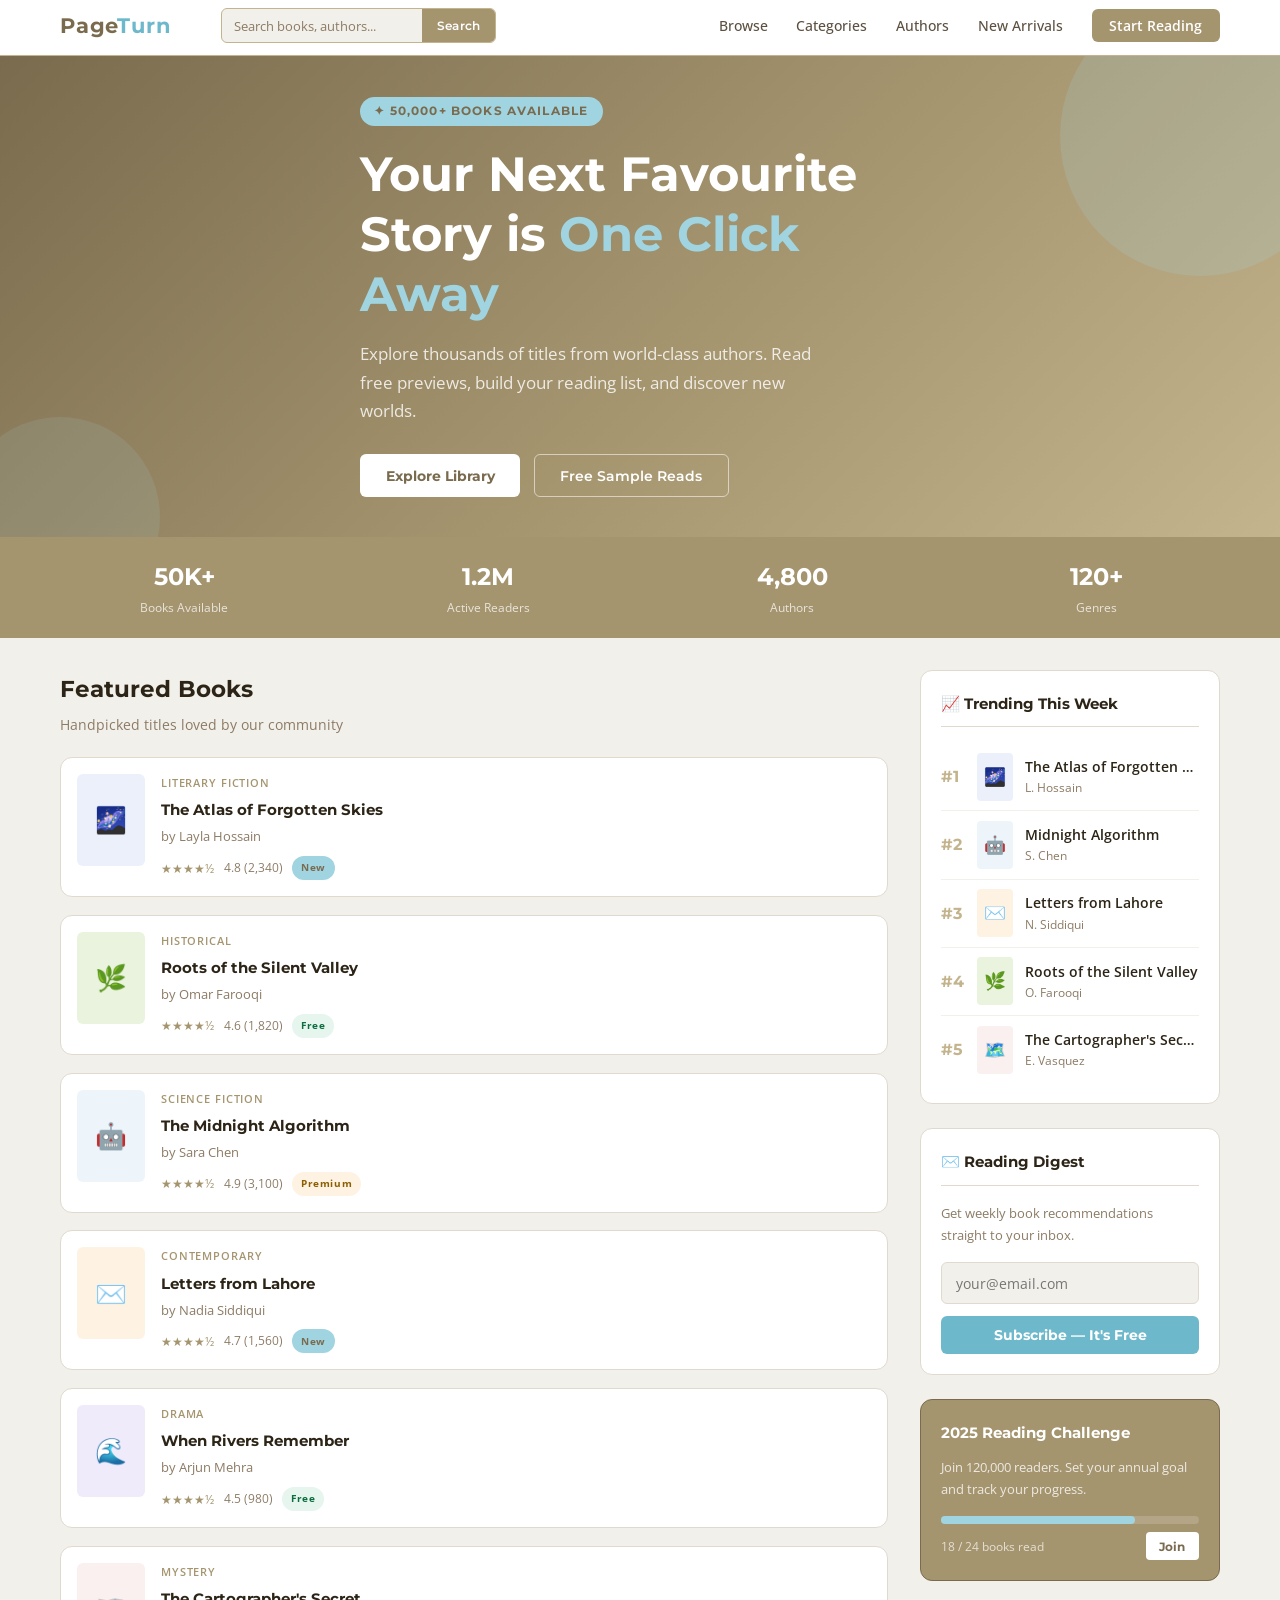
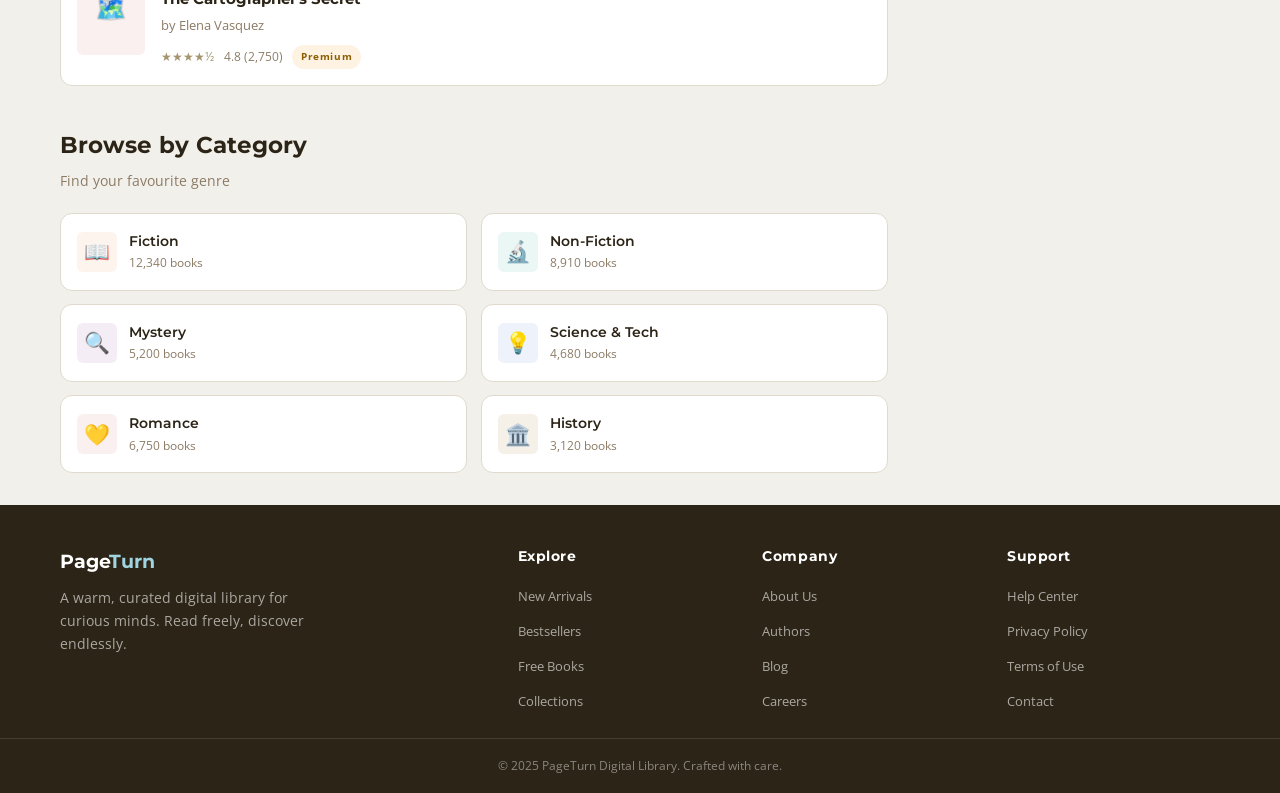
<file: index.html>
<!DOCTYPE html>
<html lang="en">
<head>
  <meta charset="UTF-8" />
  <meta name="viewport" content="width=device-width, initial-scale=1.0, viewport-fit=cover" />
  <title>PageTurn — Digital Library</title>
  <link rel="preconnect" href="https://fonts.googleapis.com" />
  <link rel="preconnect" href="https://fonts.gstatic.com" crossorigin />
  <link href="https://fonts.googleapis.com/css2?family=Montserrat:wght@400;600;700&family=Open+Sans:wght@400;500;600&display=swap" rel="stylesheet" />
  <style>
    /* ── CSS Custom Properties ── */
    :root {
      --mocha: #A5956F;
      --mocha-light: #C4B48E;
      --mocha-dark: #7A6B4E;
      --ethereal: #A0D4E0;
      --ethereal-dark: #6EB8CC;
      --moonlit: #F2F0EA;
      --moonlit-dark: #E0DACE;
      --text-primary: #2C2416;
      --text-secondary: #5C5040;
      --text-muted: #8C7B65;
      --white: #FFFFFF;
      --nav-h: 56px;
      --hero-h: 360px;
      --radius-sm: 6px;
      --radius-md: 12px;
      --radius-lg: 20px;
      --transition: 0.25s ease;
    }

    /* ── Reset ── */
    *, *::before, *::after { box-sizing: border-box; margin: 0; padding: 0; }
    html { scroll-behavior: smooth; }
    body {
      font-family: 'Open Sans', sans-serif;
      font-size: 16px;
      line-height: 1.7;
      color: var(--text-primary);
      background: var(--moonlit);
    }
    img { max-width: 100%; display: block; }
    a { text-decoration: none; color: inherit; }
    ul { list-style: none; }

    /* ── NAVIGATION (with integrated search, links pushed to right) ── */
    header {
      position: sticky;
      top: 0;
      z-index: 100;
      background: var(--white);
      border-bottom: 1.5px solid var(--mocha-light);
      min-height: var(--nav-h);
    }
    .nav-container {
      display: flex;
      align-items: center;
      justify-content: flex-start;
      flex-wrap: wrap;
      max-width: 1200px;
      margin: 0 auto;
      padding: 0.5rem 1.25rem;
      gap: 0.75rem;
    }
    .nav-logo {
      font-family: 'Montserrat', sans-serif;
      font-weight: 700;
      font-size: 1.3rem;
      color: var(--mocha-dark);
      letter-spacing: 0.04em;
      white-space: nowrap;
    }
    .nav-logo span { color: var(--ethereal-dark); }

    /* Navbar Search (inline, with precise 1cm gaps) */
    .nav-search {
      flex: 0 1 auto;
      min-width: 200px;
      max-width: 300px;
      margin-left: 1cm;
      margin-right: 1cm;
    }
    .navbar-search-bar {
      display: flex;
      gap: 0;
      border: 1.5px solid var(--mocha-light);
      border-radius: var(--radius-sm);
      overflow: hidden;
      background: var(--moonlit);
      transition: all var(--transition);
    }
    .navbar-search-bar input {
      flex: 1;
      border: none;
      background: transparent;
      padding: 0.45rem 0.75rem;
      font-family: 'Open Sans', sans-serif;
      font-size: 0.85rem;
      color: var(--text-primary);
      outline: none;
    }
    .navbar-search-bar input::placeholder { color: var(--text-muted); font-size: 0.8rem; }
    .navbar-search-bar button {
      background: var(--mocha);
      border: none;
      color: var(--white);
      padding: 0 0.9rem;
      cursor: pointer;
      font-family: 'Montserrat', sans-serif;
      font-weight: 600;
      font-size: 0.75rem;
      letter-spacing: 0.3px;
      transition: background var(--transition);
      white-space: nowrap;
    }
    .navbar-search-bar button:hover { background: var(--mocha-dark); }

    /* Desktop nav links - pushed to the right using margin-left: auto */
    .nav-links {
      display: none;
      gap: 1.8rem;
      align-items: center;
      margin-left: auto;  /* This pushes the links to the right side */
    }
    .nav-links a {
      font-size: 0.88rem;
      font-weight: 500;
      color: var(--text-secondary);
      transition: color var(--transition);
      white-space: nowrap;
    }
    .nav-links a:hover { color: var(--mocha-dark); }
    .nav-cta {
      background: var(--mocha);
      color: var(--white) !important;
      padding: 0.45rem 1.1rem;
      border-radius: var(--radius-sm);
      font-weight: 600 !important;
      font-size: 0.85rem !important;
      transition: background var(--transition);
    }
    .nav-cta:hover { background: var(--mocha-dark) !important; }

    /* Hamburger (mobile) */
    .hamburger {
      display: flex;
      flex-direction: column;
      gap: 5px;
      cursor: pointer;
      background: none;
      border: none;
      padding: 4px;
      margin-left: auto;
    }
    .hamburger span {
      display: block;
      width: 22px;
      height: 2px;
      background: var(--mocha-dark);
      border-radius: 2px;
      transition: all var(--transition);
    }

    /* Mobile menu */
    .mobile-menu {
      display: none;
      flex-direction: column;
      background: var(--white);
      border-bottom: 1.5px solid var(--mocha-light);
      padding: 1rem 1.25rem;
      gap: 0.85rem;
    }
    .mobile-menu.open { display: flex; }
    .mobile-menu a {
      font-size: 0.92rem;
      font-weight: 500;
      color: var(--text-secondary);
      padding: 0.35rem 0;
      border-bottom: 0.5px solid var(--moonlit-dark);
    }
    .mobile-menu a:last-child { border-bottom: none; }

    /* ── HERO SECTION ── */
    .hero {
      min-height: var(--hero-h);
      background: linear-gradient(135deg, var(--mocha-dark) 0%, var(--mocha) 55%, var(--mocha-light) 100%);
      display: flex;
      align-items: center;
      position: relative;
      overflow: hidden;
    }
    .hero::before {
      content: '';
      position: absolute;
      top: -60px;
      right: -60px;
      width: 280px;
      height: 280px;
      background: var(--ethereal);
      opacity: 0.18;
      border-radius: 50%;
    }
    .hero::after {
      content: '';
      position: absolute;
      bottom: -80px;
      left: -40px;
      width: 200px;
      height: 200px;
      background: var(--ethereal);
      opacity: 0.12;
      border-radius: 50%;
    }
    .hero-inner {
      max-width: 1200px;
      margin: 0 auto;
      padding: 2.5rem 1.25rem;
      position: relative;
      z-index: 1;
    }
    .hero-badge {
      display: inline-block;
      background: var(--ethereal);
      color: var(--mocha-dark);
      font-family: 'Montserrat', sans-serif;
      font-size: 0.72rem;
      font-weight: 700;
      letter-spacing: 0.1em;
      text-transform: uppercase;
      padding: 0.3rem 0.9rem;
      border-radius: 50px;
      margin-bottom: 1.1rem;
    }
    .hero h1 {
      font-family: 'Montserrat', sans-serif;
      font-size: clamp(1.8rem, 5vw, 3rem);
      font-weight: 700;
      color: var(--white);
      line-height: 1.25;
      margin-bottom: 1rem;
      max-width: 560px;
    }
    .hero h1 em {
      font-style: normal;
      color: var(--ethereal);
    }
    .hero p {
      color: rgba(255,255,255,0.82);
      font-size: clamp(0.9rem, 2.2vw, 1.05rem);
      max-width: 480px;
      margin-bottom: 1.8rem;
    }
    .hero-btns {
      display: flex;
      flex-wrap: wrap;
      gap: 0.85rem;
    }
    .btn-primary {
      background: var(--white);
      color: var(--mocha-dark);
      font-family: 'Montserrat', sans-serif;
      font-weight: 700;
      font-size: 0.88rem;
      padding: 0.75rem 1.6rem;
      border-radius: var(--radius-sm);
      border: none;
      cursor: pointer;
      transition: background var(--transition), transform var(--transition);
    }
    .btn-primary:hover { background: var(--moonlit); transform: translateY(-2px); }
    .btn-ghost {
      background: transparent;
      color: var(--white);
      font-family: 'Montserrat', sans-serif;
      font-weight: 600;
      font-size: 0.88rem;
      padding: 0.72rem 1.6rem;
      border-radius: var(--radius-sm);
      border: 1.5px solid rgba(255,255,255,0.55);
      cursor: pointer;
      transition: border-color var(--transition), background var(--transition);
    }
    .btn-ghost:hover { border-color: var(--white); background: rgba(255,255,255,0.08); }

    /* ── MAIN LAYOUT ── */
    .main-layout {
      max-width: 1200px;
      margin: 0 auto;
      padding: 2rem 1.25rem;
      display: grid;
      grid-template-columns: 1fr;
      gap: 2rem;
    }

    /* ── SECTION TITLE ── */
    .section-title {
      font-family: 'Montserrat', sans-serif;
      font-size: clamp(1.15rem, 3vw, 1.45rem);
      font-weight: 700;
      color: var(--text-primary);
      margin-bottom: 0.25rem;
    }
    .section-sub {
      font-size: 0.88rem;
      color: var(--text-muted);
      margin-bottom: 1.25rem;
    }

    /* ── FEATURED BOOKS GRID ── */
    .books-grid {
      display: grid;
      grid-template-columns: 1fr;
      gap: 1.1rem;
    }
    .book-card {
      background: var(--white);
      border-radius: var(--radius-md);
      border: 1.5px solid var(--moonlit-dark);
      display: flex;
      gap: 1rem;
      padding: 1rem;
      transition: transform var(--transition), box-shadow var(--transition);
      cursor: pointer;
    }
    .book-card:hover {
      transform: translateY(-3px);
      box-shadow: 0 6px 20px rgba(165,149,111,0.18);
    }
    .book-cover {
      width: 68px;
      height: 92px;
      border-radius: var(--radius-sm);
      flex-shrink: 0;
      display: flex;
      align-items: center;
      justify-content: center;
      font-size: 1.6rem;
    }
    .book-info { flex: 1; min-width: 0; }
    .book-genre {
      font-size: 0.68rem;
      font-weight: 600;
      letter-spacing: 0.08em;
      text-transform: uppercase;
      color: var(--mocha);
      margin-bottom: 0.3rem;
    }
    .book-title {
      font-family: 'Montserrat', sans-serif;
      font-weight: 700;
      font-size: 0.95rem;
      color: var(--text-primary);
      margin-bottom: 0.2rem;
      white-space: nowrap;
      overflow: hidden;
      text-overflow: ellipsis;
    }
    .book-author {
      font-size: 0.8rem;
      color: var(--text-muted);
      margin-bottom: 0.5rem;
    }
    .book-meta {
      display: flex;
      align-items: center;
      gap: 0.6rem;
      flex-wrap: wrap;
    }
    .stars { color: var(--mocha); font-size: 0.78rem; }
    .rating-count { font-size: 0.75rem; color: var(--text-muted); }
    .book-badge {
      font-size: 0.65rem;
      font-weight: 700;
      padding: 0.2rem 0.55rem;
      border-radius: 50px;
      letter-spacing: 0.06em;
    }
    .badge-free { background: #E6F5EE; color: #0D6E3F; }
    .badge-new { background: var(--ethereal); color: var(--mocha-dark); }
    .badge-premium { background: #FEF3E2; color: #8B5E00; }

    /* ── CATEGORIES ── */
    .cat-grid {
      display: grid;
      grid-template-columns: repeat(2, 1fr);
      gap: 0.85rem;
    }
    .cat-card {
      background: var(--white);
      border-radius: var(--radius-md);
      border: 1.5px solid var(--moonlit-dark);
      padding: 1rem;
      display: flex;
      align-items: center;
      gap: 0.75rem;
      cursor: pointer;
      transition: border-color var(--transition), transform var(--transition);
    }
    .cat-card:hover {
      border-color: var(--mocha-light);
      transform: translateY(-2px);
    }
    .cat-icon {
      width: 40px;
      height: 40px;
      border-radius: var(--radius-sm);
      display: flex;
      align-items: center;
      justify-content: center;
      font-size: 1.3rem;
      flex-shrink: 0;
    }
    .cat-name {
      font-family: 'Montserrat', sans-serif;
      font-weight: 600;
      font-size: 0.85rem;
      color: var(--text-primary);
    }
    .cat-count { font-size: 0.75rem; color: var(--text-muted); }

    /* ── SIDE PANEL ── */
    .side-panel { display: flex; flex-direction: column; gap: 1.5rem; }
    .panel-card {
      background: var(--white);
      border-radius: var(--radius-md);
      border: 1.5px solid var(--moonlit-dark);
      padding: 1.25rem;
    }
    .panel-title {
      font-family: 'Montserrat', sans-serif;
      font-weight: 700;
      font-size: 0.95rem;
      color: var(--text-primary);
      margin-bottom: 1rem;
      padding-bottom: 0.6rem;
      border-bottom: 1.5px solid var(--moonlit-dark);
    }
    .trending-item {
      display: flex;
      align-items: center;
      gap: 0.75rem;
      padding: 0.6rem 0;
      border-bottom: 0.5px solid var(--moonlit);
      cursor: pointer;
    }
    .trending-item:last-child { border-bottom: none; }
    .trend-rank {
      font-family: 'Montserrat', sans-serif;
      font-weight: 700;
      font-size: 1rem;
      color: var(--mocha-light);
      width: 24px;
      flex-shrink: 0;
    }
    .trend-info { flex: 1; min-width: 0; }
    .trend-title {
      font-size: 0.85rem;
      font-weight: 600;
      color: var(--text-primary);
      white-space: nowrap;
      overflow: hidden;
      text-overflow: ellipsis;
    }
    .trend-author { font-size: 0.75rem; color: var(--text-muted); }
    .trend-cover {
      width: 36px;
      height: 48px;
      border-radius: 4px;
      flex-shrink: 0;
      display: flex;
      align-items: center;
      justify-content: center;
      font-size: 1.1rem;
    }
    .newsletter-form { display: flex; flex-direction: column; gap: 0.75rem; }
    .newsletter-form input {
      border: 1.5px solid var(--moonlit-dark);
      border-radius: var(--radius-sm);
      padding: 0.65rem 0.9rem;
      font-family: 'Open Sans', sans-serif;
      font-size: 0.88rem;
      color: var(--text-primary);
      background: var(--moonlit);
      outline: none;
      transition: border-color var(--transition);
    }
    .newsletter-form input:focus { border-color: var(--mocha); }
    .newsletter-form button {
      background: var(--ethereal-dark);
      color: var(--white);
      border: none;
      border-radius: var(--radius-sm);
      padding: 0.7rem;
      font-family: 'Montserrat', sans-serif;
      font-weight: 700;
      font-size: 0.85rem;
      cursor: pointer;
      transition: background var(--transition);
    }
    .newsletter-form button:hover { background: var(--mocha); }
    #nl-msg {
      font-size: 0.82rem;
      color: #0D6E3F;
      display: none;
      text-align: center;
    }

    /* ── STATS BAR ── */
    .stats-bar {
      background: var(--mocha);
      padding: 1.2rem 1.25rem;
    }
    .stats-inner {
      max-width: 1200px;
      margin: 0 auto;
      display: grid;
      grid-template-columns: repeat(2, 1fr);
      gap: 1rem;
    }
    .stat-item { text-align: center; }
    .stat-num {
      font-family: 'Montserrat', sans-serif;
      font-weight: 700;
      font-size: 1.5rem;
      color: var(--white);
    }
    .stat-label { font-size: 0.78rem; color: rgba(255,255,255,0.75); }

    /* ── FOOTER ── */
    footer {
      background: var(--text-primary);
      color: rgba(255,255,255,0.75);
    }
    .footer-top {
      max-width: 1200px;
      margin: 0 auto;
      padding: 2.5rem 1.25rem 1.5rem;
      display: grid;
      grid-template-columns: 1fr;
      gap: 2rem;
    }
    .footer-brand p {
      font-size: 0.85rem;
      color: rgba(255,255,255,0.6);
      margin-top: 0.5rem;
      max-width: 260px;
    }
    .footer-logo {
      font-family: 'Montserrat', sans-serif;
      font-weight: 700;
      font-size: 1.2rem;
      color: var(--white);
    }
    .footer-logo span { color: var(--ethereal); }
    .footer-col h4 {
      font-family: 'Montserrat', sans-serif;
      font-weight: 700;
      font-size: 0.85rem;
      color: var(--white);
      margin-bottom: 0.85rem;
      letter-spacing: 0.04em;
    }
    .footer-col ul { display: flex; flex-direction: column; gap: 0.5rem; }
    .footer-col ul li a {
      font-size: 0.83rem;
      color: rgba(255,255,255,0.6);
      transition: color var(--transition);
    }
    .footer-col ul li a:hover { color: var(--ethereal); }
    .footer-bottom {
      border-top: 0.5px solid rgba(255,255,255,0.12);
      padding: 1rem 1.25rem;
      text-align: center;
      font-size: 0.78rem;
      color: rgba(255,255,255,0.45);
    }

    /* ── RESPONSIVE: tablet & desktop ── */
    @media (min-width: 768px) {
      .hamburger { display: none; }
      .nav-links { display: flex; }
      .books-grid { grid-template-columns: repeat(2, 1fr); }
      .cat-grid { grid-template-columns: repeat(3, 1fr); }
      .stats-inner { grid-template-columns: repeat(4, 1fr); }
      .footer-top { grid-template-columns: 2fr 1fr 1fr; }
    }

    @media (min-width: 1024px) {
      .main-layout { grid-template-columns: 1fr 300px; }
      .books-grid { grid-template-columns: 1fr; }
      .cat-grid { grid-template-columns: repeat(2, 1fr); }
      .footer-top { grid-template-columns: 2fr 1fr 1fr 1fr; }
    }

    /* small screens: adjust 1cm margins to avoid overflow */
    @media (max-width: 680px) {
      .nav-search {
        margin-left: 0.5rem;
        margin-right: 0.5rem;
        min-width: 160px;
      }
      .navbar-search-bar input { font-size: 0.75rem; padding: 0.4rem 0.5rem; }
      .navbar-search-bar button { padding: 0 0.6rem; font-size: 0.7rem; }
      .nav-logo { font-size: 1.1rem; }
    }

    /* Animations */
    @keyframes fadeUp {
      from { opacity: 0; transform: translateY(18px); }
      to { opacity: 1; transform: translateY(0); }
    }
    .hero-inner > * {
      animation: fadeUp 0.6s ease forwards;
      opacity: 0;
    }
    .hero-badge { animation-delay: 0.1s; }
    .hero h1 { animation-delay: 0.22s; }
    .hero p { animation-delay: 0.34s; }
    .hero-btns { animation-delay: 0.46s; }
  </style>
</head>
<body>

  <!-- ══ HEADER / NAVBAR WITH SEARCH (links pushed to far right) ══ -->
  <header>
    <nav class="nav-container" aria-label="Main navigation">
      <a href="#" class="nav-logo">Page<span>Turn</span></a>
      
      <!-- Search bar: exactly 1cm from logo and 1cm from links (using margins) -->
      <div class="nav-search">
        <div class="navbar-search-bar" role="search">
          <input type="search" id="search-input" placeholder="Search books, authors..." aria-label="Search books" />
          <button onclick="handleSearch()" aria-label="Search">Search</button>
        </div>
      </div>

      <!-- Navigation links – automatically pushed to the right by margin-left: auto -->
      <ul class="nav-links" role="list">
        <li><a href="browse.html">Browse</a></li>
        <li><a href="categories.html">Categories</a></li>
        <li><a href="authors.html">Authors</a></li>
        <li><a href="new-arrivals.html">New Arrivals</a></li>
        <li><a href="#" class="nav-cta">Start Reading</a></li>
      </ul>
      <button class="hamburger" id="hamburger" aria-label="Toggle menu" aria-expanded="false">
        <span></span><span></span><span></span>
      </button>
    </nav>
    <nav class="mobile-menu" id="mobile-menu" aria-label="Mobile navigation">
      <a href="browse.html">Browse Books</a>
      <a href="categories.html">Categories</a>
      <a href="authors.html">Authors</a>
      <a href="new-arrivals.html">New Arrivals</a>
      <a href="#" class="nav-cta" style="text-align:center; padding:0.6rem; border-radius:6px;">Start Reading</a>
    </nav>
  </header>

  <!-- ══ HERO SECTION ══ -->
  <section class="hero" aria-labelledby="hero-heading">
    <div class="hero-inner">
      <span class="hero-badge">✦ 50,000+ Books Available</span>
      <h1 id="hero-heading">Your Next Favourite Story is <em>One Click Away</em></h1>
      <p>Explore thousands of titles from world-class authors. Read free previews, build your reading list, and discover new worlds.</p>
      <div class="hero-btns">
        <button class="btn-primary" onclick="document.getElementById('featured').scrollIntoView({behavior:'smooth'})">Explore Library</button>
        <button class="btn-ghost">Free Sample Reads</button>
      </div>
    </div>
  </section>

  <!-- ══ STATS BAR ══ -->
  <section class="stats-bar" aria-label="Library statistics">
    <div class="stats-inner">
      <div class="stat-item"><div class="stat-num">50K+</div><div class="stat-label">Books Available</div></div>
      <div class="stat-item"><div class="stat-num">1.2M</div><div class="stat-label">Active Readers</div></div>
      <div class="stat-item"><div class="stat-num">4,800</div><div class="stat-label">Authors</div></div>
      <div class="stat-item"><div class="stat-num">120+</div><div class="stat-label">Genres</div></div>
    </div>
  </section>

  <!-- ══ MAIN CONTENT + SIDEBAR ══ -->
  <main class="main-layout" id="featured">
    <div>
      <!-- Featured Books -->
      <section aria-labelledby="books-heading">
        <h2 class="section-title" id="books-heading">Featured Books</h2>
        <p class="section-sub">Handpicked titles loved by our community</p>
        <div class="books-grid" id="books-grid"></div>
      </section>

      <!-- Categories -->
      <section aria-labelledby="cat-heading" id="categories" style="margin-top:2.5rem;">
        <h2 class="section-title" id="cat-heading">Browse by Category</h2>
        <p class="section-sub">Find your favourite genre</p>
        <div class="cat-grid">
          <article class="cat-card" tabindex="0" role="button" aria-label="Fiction"><div class="cat-icon" style="background:#FDF4ED;">📖</div><div><div class="cat-name">Fiction</div><div class="cat-count">12,340 books</div></div></article>
          <article class="cat-card" tabindex="0" role="button" aria-label="Non-Fiction"><div class="cat-icon" style="background:#EBF7F5;">🔬</div><div><div class="cat-name">Non-Fiction</div><div class="cat-count">8,910 books</div></div></article>
          <article class="cat-card" tabindex="0" role="button" aria-label="Mystery"><div class="cat-icon" style="background:#F5EDF5;">🔍</div><div><div class="cat-name">Mystery</div><div class="cat-count">5,200 books</div></div></article>
          <article class="cat-card" tabindex="0" role="button" aria-label="Science & Tech"><div class="cat-icon" style="background:#EDF2FB;">💡</div><div><div class="cat-name">Science & Tech</div><div class="cat-count">4,680 books</div></div></article>
          <article class="cat-card" tabindex="0" role="button" aria-label="Romance"><div class="cat-icon" style="background:#FBF0F0;">💛</div><div><div class="cat-name">Romance</div><div class="cat-count">6,750 books</div></div></article>
          <article class="cat-card" tabindex="0" role="button" aria-label="History"><div class="cat-icon" style="background:#F5F0E8;">🏛️</div><div><div class="cat-name">History</div><div class="cat-count">3,120 books</div></div></article>
        </div>
      </section>
    </div>

    <!-- Side Panel -->
    <aside class="side-panel">
      <div class="panel-card"><h3 class="panel-title">📈 Trending This Week</h3><div id="trending-list"></div></div>
      <div class="panel-card"><h3 class="panel-title">✉️ Reading Digest</h3><p style="font-size:0.82rem;color:var(--text-muted);margin-bottom:1rem;">Get weekly book recommendations straight to your inbox.</p><div class="newsletter-form"><input type="email" id="nl-email" placeholder="your@email.com" /><button onclick="subscribeNewsletter()">Subscribe — It's Free</button><p id="nl-msg">🎉 You're on the list! Check your inbox.</p></div></div>
      <div class="panel-card" style="background:var(--mocha);border-color:var(--mocha-dark);"><h3 style="font-family:'Montserrat',sans-serif;font-weight:700;font-size:0.95rem;color:var(--white);margin-bottom:0.6rem;">2025 Reading Challenge</h3><p style="font-size:0.82rem;color:rgba(255,255,255,0.8);margin-bottom:1rem;">Join 120,000 readers. Set your annual goal and track your progress.</p><div style="background:rgba(255,255,255,0.15);border-radius:6px;height:8px;margin-bottom:0.5rem;"><div id="progress-bar" style="background:var(--ethereal);height:100%;border-radius:6px;width:0%;transition:width 1.5s ease;"></div></div><div style="display:flex;justify-content:space-between;align-items:center;"><span style="font-size:0.78rem;color:rgba(255,255,255,0.7);" id="progress-label">18 / 24 books read</span><button onclick="alert('Challenge feature coming soon!')" style="background:var(--white);color:var(--mocha-dark);border:none;border-radius:4px;padding:0.4rem 0.85rem;font-family:Montserrat,sans-serif;font-weight:700;font-size:0.78rem;cursor:pointer;">Join</button></div></div>
    </aside>
  </main>

  <footer>
    <div class="footer-top"><div class="footer-brand"><div class="footer-logo">Page<span>Turn</span></div><p>A warm, curated digital library for curious minds. Read freely, discover endlessly.</p></div><div class="footer-col"><h4>Explore</h4><ul><li><a href="new-arrivals.html">New Arrivals</a></li><li><a href="#">Bestsellers</a></li><li><a href="#">Free Books</a></li><li><a href="#">Collections</a></li></ul></div><div class="footer-col"><h4>Company</h4><ul><li><a href="#">About Us</a></li><li><a href="authors.html">Authors</a></li><li><a href="#">Blog</a></li><li><a href="#">Careers</a></li></ul></div><div class="footer-col"><h4>Support</h4><ul><li><a href="#">Help Center</a></li><li><a href="#">Privacy Policy</a></li><li><a href="#">Terms of Use</a></li><li><a href="#">Contact</a></li></ul></div></div>
    <div class="footer-bottom">© 2025 PageTurn Digital Library. Crafted with care.</div>
  </footer>

  <script>
    /* Book data & rendering (search uses navbar input) */
    const books = [
      { title: "The Atlas of Forgotten Skies", author: "Layla Hossain", genre: "Literary Fiction", cover: "🌌", bg: "#EBF0FA", rating: 4.8, reviews: 2340, badge: "new" },
      { title: "Roots of the Silent Valley", author: "Omar Farooqi", genre: "Historical", cover: "🌿", bg: "#EAF3DE", rating: 4.6, reviews: 1820, badge: "free" },
      { title: "The Midnight Algorithm", author: "Sara Chen", genre: "Science Fiction", cover: "🤖", bg: "#EDF5FB", rating: 4.9, reviews: 3100, badge: "premium" },
      { title: "Letters from Lahore", author: "Nadia Siddiqui", genre: "Contemporary", cover: "✉️", bg: "#FEF3E2", rating: 4.7, reviews: 1560, badge: "new" },
      { title: "When Rivers Remember", author: "Arjun Mehra", genre: "Drama", cover: "🌊", bg: "#F0EBFB", rating: 4.5, reviews: 980, badge: "free" },
      { title: "The Cartographer's Secret", author: "Elena Vasquez", genre: "Mystery", cover: "🗺️", bg: "#FBF0F0", rating: 4.8, reviews: 2750, badge: "premium" }
    ];
    const trending = [
      { title: "The Atlas of Forgotten Skies", author: "L. Hossain", cover: "🌌", bg: "#EBF0FA" },
      { title: "Midnight Algorithm", author: "S. Chen", cover: "🤖", bg: "#EDF5FB" },
      { title: "Letters from Lahore", author: "N. Siddiqui", cover: "✉️", bg: "#FEF3E2" },
      { title: "Roots of the Silent Valley", author: "O. Farooqi", cover: "🌿", bg: "#EAF3DE" },
      { title: "The Cartographer's Secret", author: "E. Vasquez", cover: "🗺️", bg: "#FBF0F0" }
    ];
    const badgeMap = { new: { cls: "badge-new", label: "New" }, free: { cls: "badge-free", label: "Free" }, premium: { cls: "badge-premium", label: "Premium" } };
    function stars(r) { const full = Math.floor(r); const half = r - full >= 0.5 ? 1 : 0; return "★".repeat(full) + (half ? "½" : "") + "☆".repeat(5 - full - half); }
    function renderBooks() {
      const grid = document.getElementById("books-grid");
      grid.innerHTML = books.map(b => { const b_ = badgeMap[b.badge]; return `<article class="book-card"><div class="book-cover" style="background:${b.bg};">${b.cover}</div><div class="book-info"><div class="book-genre">${b.genre}</div><div class="book-title">${b.title}</div><div class="book-author">by ${b.author}</div><div class="book-meta"><span class="stars">${stars(b.rating)}</span><span class="rating-count">${b.rating} (${b.reviews.toLocaleString()})</span><span class="book-badge ${b_.cls}">${b_.label}</span></div></div></article>`; }).join("");
    }
    function renderTrending() {
      const list = document.getElementById("trending-list");
      list.innerHTML = trending.map((t, i) => `<div class="trending-item"><span class="trend-rank">#${i+1}</span><div class="trend-cover" style="background:${t.bg};">${t.cover}</div><div class="trend-info"><div class="trend-title">${t.title}</div><div class="trend-author">${t.author}</div></div></div>`).join("");
    }
    function handleSearch() {
      const q = document.getElementById("search-input").value.trim().toLowerCase();
      if (!q) { renderBooks(); return; }
      const filtered = books.filter(b => b.title.toLowerCase().includes(q) || b.author.toLowerCase().includes(q) || b.genre.toLowerCase().includes(q));
      const grid = document.getElementById("books-grid");
      if (filtered.length === 0) { grid.innerHTML = `<p style="color:var(--text-muted);font-size:0.9rem;padding:1rem 0;">No books found for "<strong>${q}</strong>". Try a different search.</p>`; return; }
      const origBooks = [...books];
      books.length = 0; filtered.forEach(b => books.push(b)); renderBooks();
      books.length = 0; origBooks.forEach(b => books.push(b));
    }
    document.getElementById("search-input").addEventListener("keydown", e => { if (e.key === "Enter") handleSearch(); });
    function subscribeNewsletter() {
      const email = document.getElementById("nl-email").value.trim();
      const msg = document.getElementById("nl-msg");
      if (!email || !email.includes("@")) { document.getElementById("nl-email").style.borderColor = "#D85A30"; return; }
      document.getElementById("nl-email").style.borderColor = ""; document.getElementById("nl-email").value = "";
      msg.style.display = "block"; setTimeout(() => msg.style.display = "none", 4000);
    }
    const hamburger = document.getElementById("hamburger"), mobileMenu = document.getElementById("mobile-menu");
    hamburger.addEventListener("click", () => { const isOpen = mobileMenu.classList.toggle("open"); hamburger.setAttribute("aria-expanded", isOpen); });
    setTimeout(() => { document.getElementById("progress-bar").style.width = "75%"; }, 600);
    renderBooks(); renderTrending();
  </script>
</body>
</html>
</file>
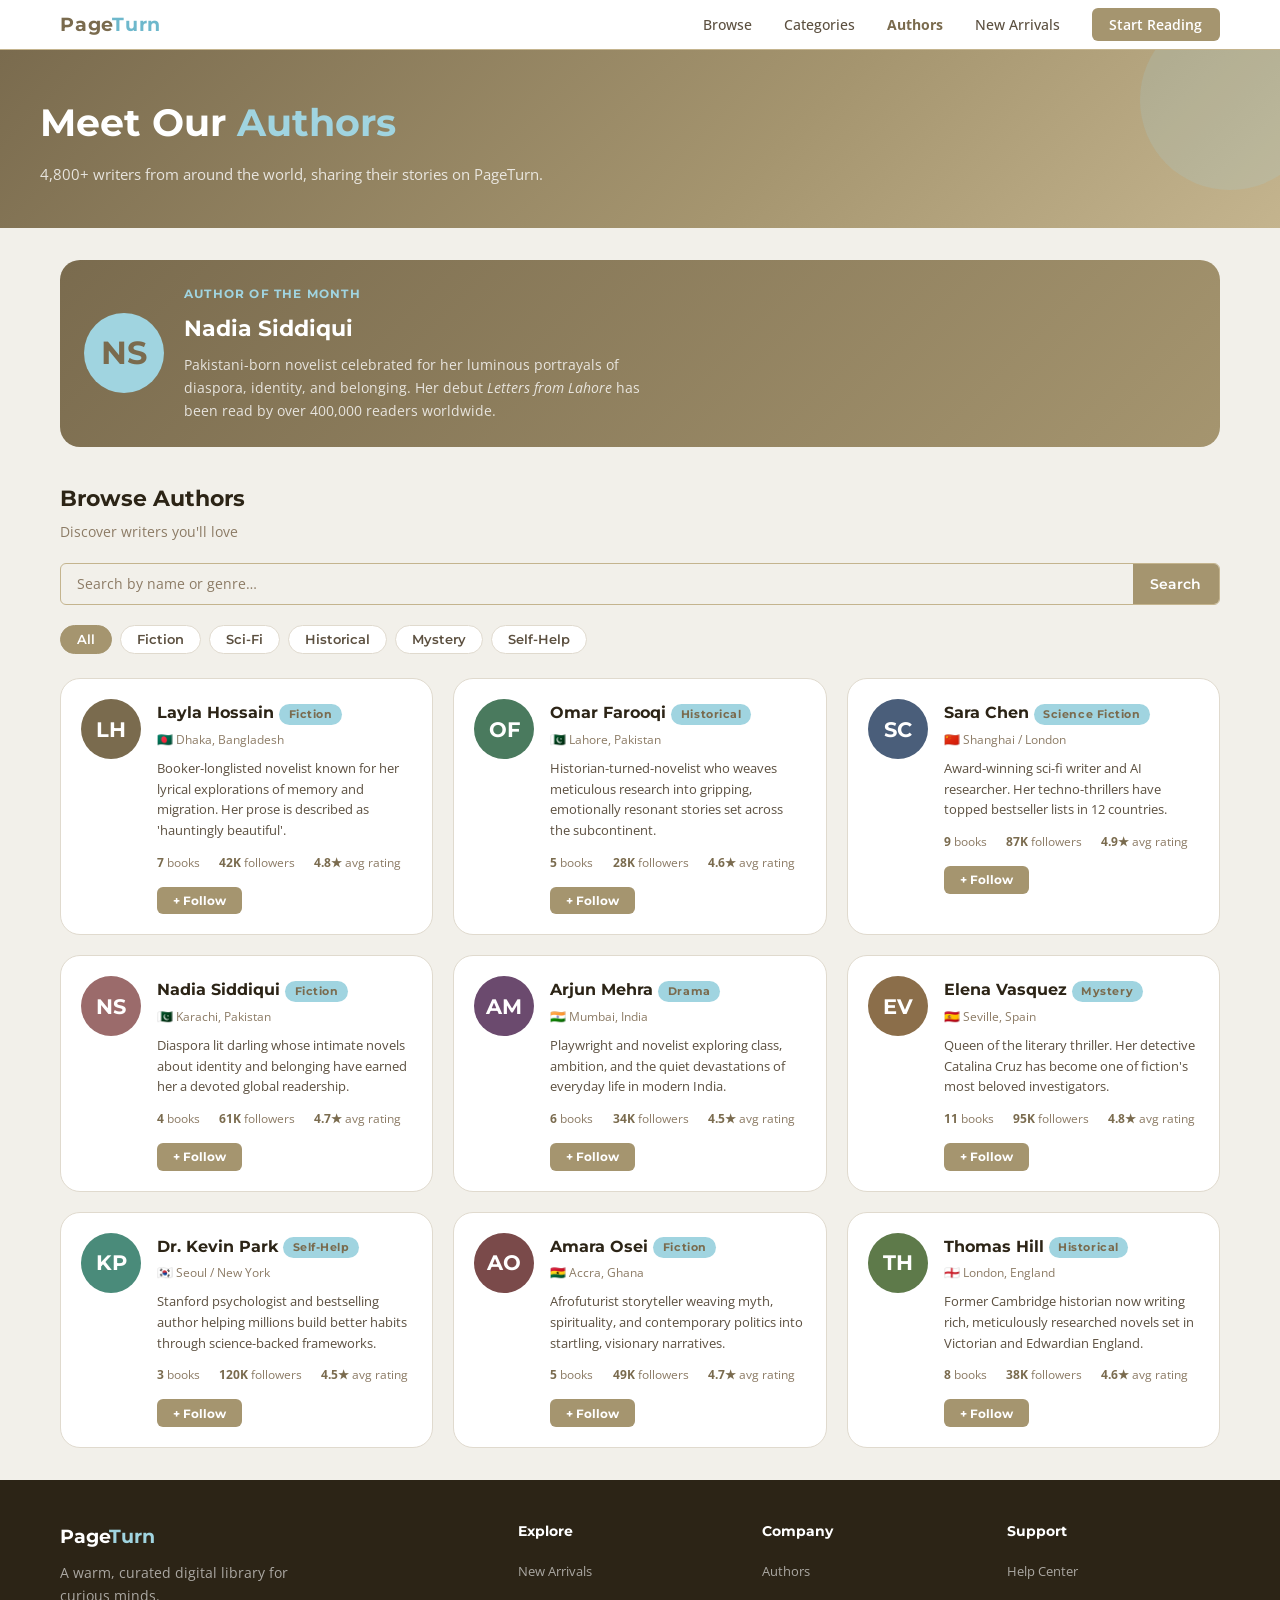
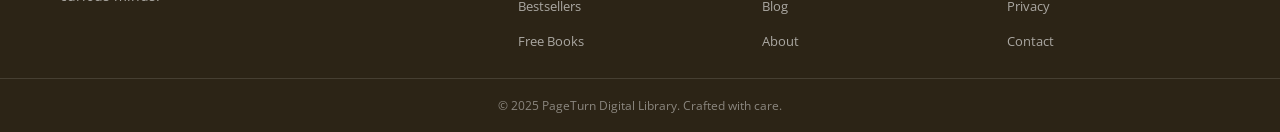
<file: authors.html>
<!DOCTYPE html>
<html lang="en">
<head>
  <meta charset="UTF-8" />
  <meta name="viewport" content="width=device-width, initial-scale=1.0" />
  <title>PageTurn — Authors</title>
  <link rel="preconnect" href="https://fonts.googleapis.com" />
  <link rel="preconnect" href="https://fonts.gstatic.com" crossorigin />
  <link href="https://fonts.googleapis.com/css2?family=Montserrat:wght@400;600;700&family=Open+Sans:wght@400;500;600&display=swap" rel="stylesheet" />
  <link rel="stylesheet" href="shared.css" />
  <style>
    .authors-grid { display: grid; grid-template-columns: 1fr; gap: 1.25rem; }
    .author-card {
      background: var(--white); border-radius: var(--radius-lg);
      border: 1.5px solid var(--moonlit-dark); padding: 1.25rem;
      display: flex; gap: 1rem; align-items: flex-start;
      cursor: pointer; transition: transform var(--transition), box-shadow var(--transition);
    }
    .author-card:hover { transform: translateY(-3px); box-shadow: 0 6px 20px rgba(165,149,111,0.18); }
    .author-avatar {
      width: 60px; height: 60px; border-radius: 50%; flex-shrink: 0;
      display: flex; align-items: center; justify-content: center;
      font-family: 'Montserrat', sans-serif; font-weight: 700;
      font-size: 1.3rem; color: var(--white);
    }
    .author-info { flex: 1; min-width: 0; }
    .author-name {
      font-family: 'Montserrat', sans-serif; font-weight: 700;
      font-size: 1rem; color: var(--text-primary); margin-bottom: 0.15rem;
    }
    .author-origin { font-size: 0.78rem; color: var(--text-muted); margin-bottom: 0.5rem; }
    .author-bio { font-size: 0.83rem; color: var(--text-secondary); line-height: 1.55; margin-bottom: 0.75rem; }
    .author-meta { display: flex; gap: 1.2rem; flex-wrap: wrap; }
    .author-stat { font-size: 0.75rem; color: var(--text-muted); }
    .author-stat strong { color: var(--mocha-dark); font-weight: 700; }
    .author-genre-tag {
      background: var(--ethereal); color: var(--mocha-dark);
      font-size: 0.68rem; font-weight: 700; padding: 0.2rem 0.6rem;
      border-radius: 50px; letter-spacing: 0.05em;
    }
    .follow-btn {
      margin-top: 0.85rem; background: var(--mocha); color: var(--white);
      border: none; border-radius: var(--radius-sm);
      padding: 0.4rem 1rem; font-family: 'Montserrat', sans-serif;
      font-weight: 700; font-size: 0.78rem; cursor: pointer;
      transition: background var(--transition);
    }
    .follow-btn:hover { background: var(--mocha-dark); }
    .follow-btn.following { background: var(--moonlit-dark); color: var(--text-secondary); }
    .spotlight {
      background: linear-gradient(135deg, var(--mocha-dark), var(--mocha));
      border-radius: var(--radius-lg); padding: 1.5rem; margin-bottom: 2rem;
      display: flex; gap: 1.25rem; align-items: center; flex-wrap: wrap;
    }
    .spotlight-avatar {
      width: 80px; height: 80px; border-radius: 50%; flex-shrink: 0;
      background: var(--ethereal); display: flex; align-items: center;
      justify-content: center; font-size: 2rem; font-weight: 700; color: var(--mocha-dark);
      font-family: 'Montserrat', sans-serif;
    }
    .spotlight-text h3 { font-family: 'Montserrat', sans-serif; font-weight: 700; font-size: 0.75rem; color: var(--ethereal); text-transform: uppercase; letter-spacing: 0.1em; margin-bottom: 0.3rem; }
    .spotlight-text h2 { font-family: 'Montserrat', sans-serif; font-weight: 700; font-size: 1.4rem; color: var(--white); margin-bottom: 0.4rem; }
    .spotlight-text p { font-size: 0.85rem; color: rgba(255,255,255,0.8); max-width: 480px; }
    .search-bar { display: flex; border: 1.5px solid var(--mocha-light); border-radius: var(--radius-sm); overflow: hidden; background: var(--moonlit); margin-bottom: 1.25rem; }
    .search-bar input { flex: 1; border: none; background: transparent; padding: 0.65rem 1rem; font-family: 'Open Sans', sans-serif; font-size: 0.9rem; color: var(--text-primary); outline: none; }
    .search-bar input::placeholder { color: var(--text-muted); }
    .search-bar button { background: var(--mocha); border: none; color: var(--white); padding: 0 1.1rem; cursor: pointer; font-family: 'Montserrat', sans-serif; font-weight: 600; font-size: 0.85rem; transition: background var(--transition); }
    .search-bar button:hover { background: var(--mocha-dark); }
    @media (min-width: 768px) { .authors-grid { grid-template-columns: repeat(2, 1fr); } }
    @media (min-width: 1024px) { .authors-grid { grid-template-columns: repeat(3, 1fr); } }
  </style>
</head>
<body>

<header>
  <nav class="nav-container" aria-label="Main navigation">
    <a href="index.html" class="nav-logo">Page<span>Turn</span></a>
    <ul class="nav-links">
      <li><a href="browse.html">Browse</a></li>
      <li><a href="categories.html">Categories</a></li>
      <li><a href="authors.html" class="active">Authors</a></li>
      <li><a href="new-arrivals.html">New Arrivals</a></li>
      <li><a href="#" class="nav-cta">Start Reading</a></li>
    </ul>
    <button class="hamburger" id="hamburger" aria-label="Toggle menu">
      <span></span><span></span><span></span>
    </button>
  </nav>
  <nav class="mobile-menu" id="mobile-menu">
    <a href="browse.html">Browse</a>
    <a href="categories.html">Categories</a>
    <a href="authors.html">Authors</a>
    <a href="new-arrivals.html">New Arrivals</a>
    <a href="#" class="nav-cta" style="text-align:center;padding:0.6rem;border-radius:6px;">Start Reading</a>
  </nav>
</header>

<section class="page-hero" aria-labelledby="authors-heading">
  <div class="page-hero-inner">
    <h1 id="authors-heading">Meet Our <em>Authors</em></h1>
    <p>4,800+ writers from around the world, sharing their stories on PageTurn.</p>
  </div>
</section>

<div class="page-wrap">

  <!-- Spotlight -->
  <div class="spotlight" aria-label="Author of the month">
    <div class="spotlight-avatar">NS</div>
    <div class="spotlight-text">
      <h3>Author of the Month</h3>
      <h2>Nadia Siddiqui</h2>
      <p>Pakistani-born novelist celebrated for her luminous portrayals of diaspora, identity, and belonging. Her debut <em>Letters from Lahore</em> has been read by over 400,000 readers worldwide.</p>
    </div>
  </div>

  <!-- Search + Filter -->
  <h2 class="section-title">Browse Authors</h2>
  <p class="section-sub">Discover writers you'll love</p>
  <div class="search-bar">
    <input type="search" id="author-search" placeholder="Search by name or genre…" />
    <button onclick="renderAuthors()">Search</button>
  </div>
  <div class="filter-bar">
    <button class="pill active" onclick="setGenre('all', this)">All</button>
    <button class="pill" onclick="setGenre('Fiction', this)">Fiction</button>
    <button class="pill" onclick="setGenre('Science Fiction', this)">Sci-Fi</button>
    <button class="pill" onclick="setGenre('Historical', this)">Historical</button>
    <button class="pill" onclick="setGenre('Mystery', this)">Mystery</button>
    <button class="pill" onclick="setGenre('Self-Help', this)">Self-Help</button>
  </div>

  <div class="authors-grid" id="authors-grid"></div>
</div>

<footer>
  <div class="footer-top">
    <div class="footer-brand"><div class="footer-logo">Page<span>Turn</span></div><p>A warm, curated digital library for curious minds.</p></div>
    <div class="footer-col"><h4>Explore</h4><ul><li><a href="new-arrivals.html">New Arrivals</a></li><li><a href="browse.html">Bestsellers</a></li><li><a href="browse.html">Free Books</a></li></ul></div>
    <div class="footer-col"><h4>Company</h4><ul><li><a href="authors.html">Authors</a></li><li><a href="#">Blog</a></li><li><a href="#">About</a></li></ul></div>
    <div class="footer-col"><h4>Support</h4><ul><li><a href="#">Help Center</a></li><li><a href="#">Privacy</a></li><li><a href="#">Contact</a></li></ul></div>
  </div>
  <div class="footer-bottom">© 2025 PageTurn Digital Library. Crafted with care.</div>
</footer>

<script>
const authors = [
  { name:"Layla Hossain", initials:"LH", color:"#7A6B4E", origin:"🇧🇩 Dhaka, Bangladesh", genre:"Fiction", books:7, followers:42000, bio:"Booker-longlisted novelist known for her lyrical explorations of memory and migration. Her prose is described as 'hauntingly beautiful'.", rating:4.8 },
  { name:"Omar Farooqi", initials:"OF", color:"#4A7A5E", origin:"🇵🇰 Lahore, Pakistan", genre:"Historical", books:5, followers:28000, bio:"Historian-turned-novelist who weaves meticulous research into gripping, emotionally resonant stories set across the subcontinent.", rating:4.6 },
  { name:"Sara Chen", initials:"SC", color:"#4A5E7A", origin:"🇨🇳 Shanghai / London", genre:"Science Fiction", books:9, followers:87000, bio:"Award-winning sci-fi writer and AI researcher. Her techno-thrillers have topped bestseller lists in 12 countries.", rating:4.9 },
  { name:"Nadia Siddiqui", initials:"NS", color:"#9B6B6B", origin:"🇵🇰 Karachi, Pakistan", genre:"Fiction", books:4, followers:61000, bio:"Diaspora lit darling whose intimate novels about identity and belonging have earned her a devoted global readership.", rating:4.7 },
  { name:"Arjun Mehra", initials:"AM", color:"#6B4A6E", origin:"🇮🇳 Mumbai, India", genre:"Drama", books:6, followers:34000, bio:"Playwright and novelist exploring class, ambition, and the quiet devastations of everyday life in modern India.", rating:4.5 },
  { name:"Elena Vasquez", initials:"EV", color:"#8B6E4A", origin:"🇪🇸 Seville, Spain", genre:"Mystery", books:11, followers:95000, bio:"Queen of the literary thriller. Her detective Catalina Cruz has become one of fiction's most beloved investigators.", rating:4.8 },
  { name:"Dr. Kevin Park", initials:"KP", color:"#4A8B7A", origin:"🇰🇷 Seoul / New York", genre:"Self-Help", books:3, followers:120000, bio:"Stanford psychologist and bestselling author helping millions build better habits through science-backed frameworks.", rating:4.5 },
  { name:"Amara Osei", initials:"AO", color:"#7A4A4A", origin:"🇬🇭 Accra, Ghana", genre:"Fiction", books:5, followers:49000, bio:"Afrofuturist storyteller weaving myth, spirituality, and contemporary politics into startling, visionary narratives.", rating:4.7 },
  { name:"Thomas Hill", initials:"TH", color:"#5E7A4A", origin:"🏴󠁧󠁢󠁥󠁮󠁧󠁿 London, England", genre:"Historical", books:8, followers:38000, bio:"Former Cambridge historian now writing rich, meticulously researched novels set in Victorian and Edwardian England.", rating:4.6 },
];

let currentGenre = "all";
const followState = {};

function setGenre(g, el) {
  currentGenre = g;
  document.querySelectorAll(".filter-bar .pill").forEach(p => p.classList.remove("active"));
  el.classList.add("active");
  renderAuthors();
}

function toggleFollow(name) {
  followState[name] = !followState[name];
  renderAuthors();
}

function renderAuthors() {
  const q = (document.getElementById("author-search").value || "").toLowerCase();
  let data = authors.filter(a =>
    (currentGenre === "all" || a.genre === currentGenre) &&
    (!q || a.name.toLowerCase().includes(q) || a.genre.toLowerCase().includes(q))
  );
  document.getElementById("authors-grid").innerHTML = data.map(a => `
    <article class="author-card" tabindex="0" aria-label="${a.name}">
      <div class="author-avatar" style="background:${a.color};">${a.initials}</div>
      <div class="author-info">
        <div class="author-name">${a.name} <span class="author-genre-tag">${a.genre}</span></div>
        <div class="author-origin">${a.origin}</div>
        <div class="author-bio">${a.bio}</div>
        <div class="author-meta">
          <span class="author-stat"><strong>${a.books}</strong> books</span>
          <span class="author-stat"><strong>${(a.followers/1000).toFixed(0)}K</strong> followers</span>
          <span class="author-stat"><strong>${a.rating}★</strong> avg rating</span>
        </div>
        <button class="follow-btn ${followState[a.name] ? 'following' : ''}" onclick="event.stopPropagation(); toggleFollow('${a.name}')">
          ${followState[a.name] ? '✓ Following' : '+ Follow'}
        </button>
      </div>
    </article>`).join("");
}

document.getElementById("hamburger").addEventListener("click", () => {
  document.getElementById("mobile-menu").classList.toggle("open");
});
renderAuthors();
</script>
</body>
</html>
</file>
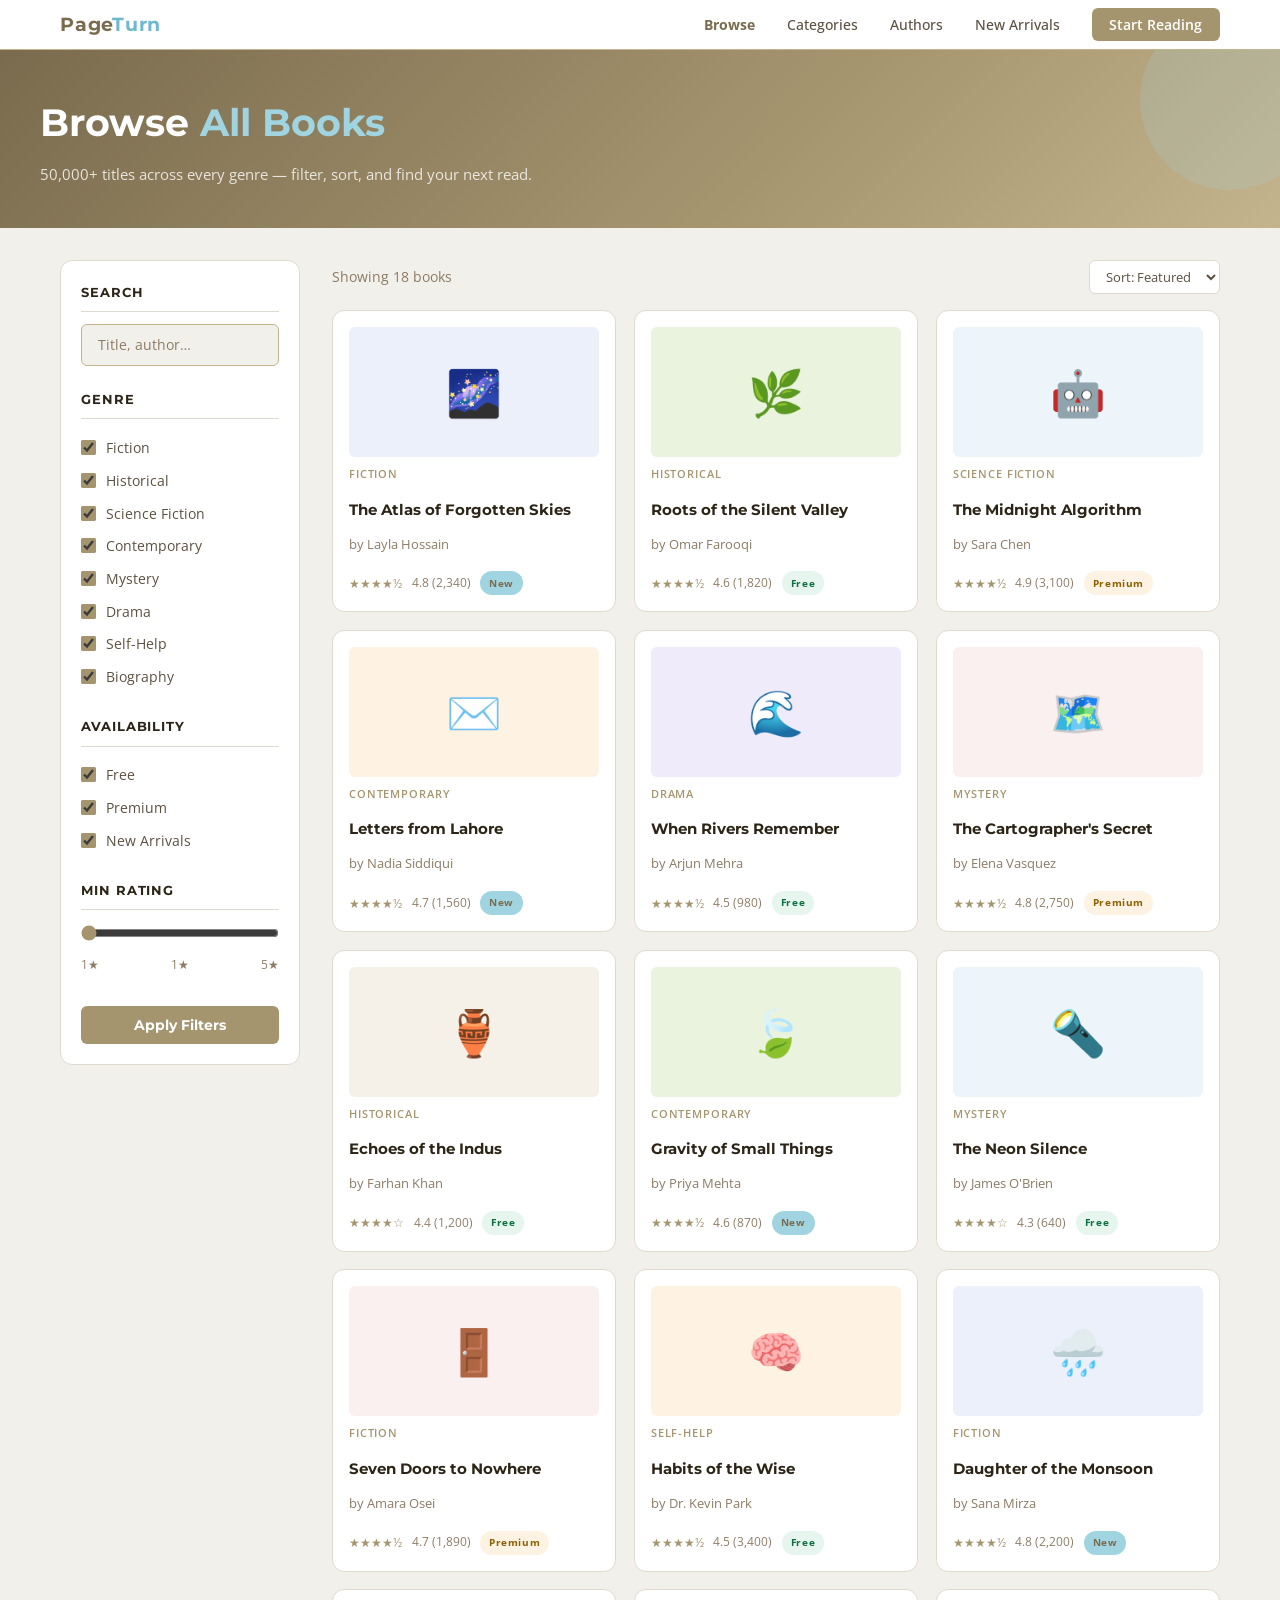
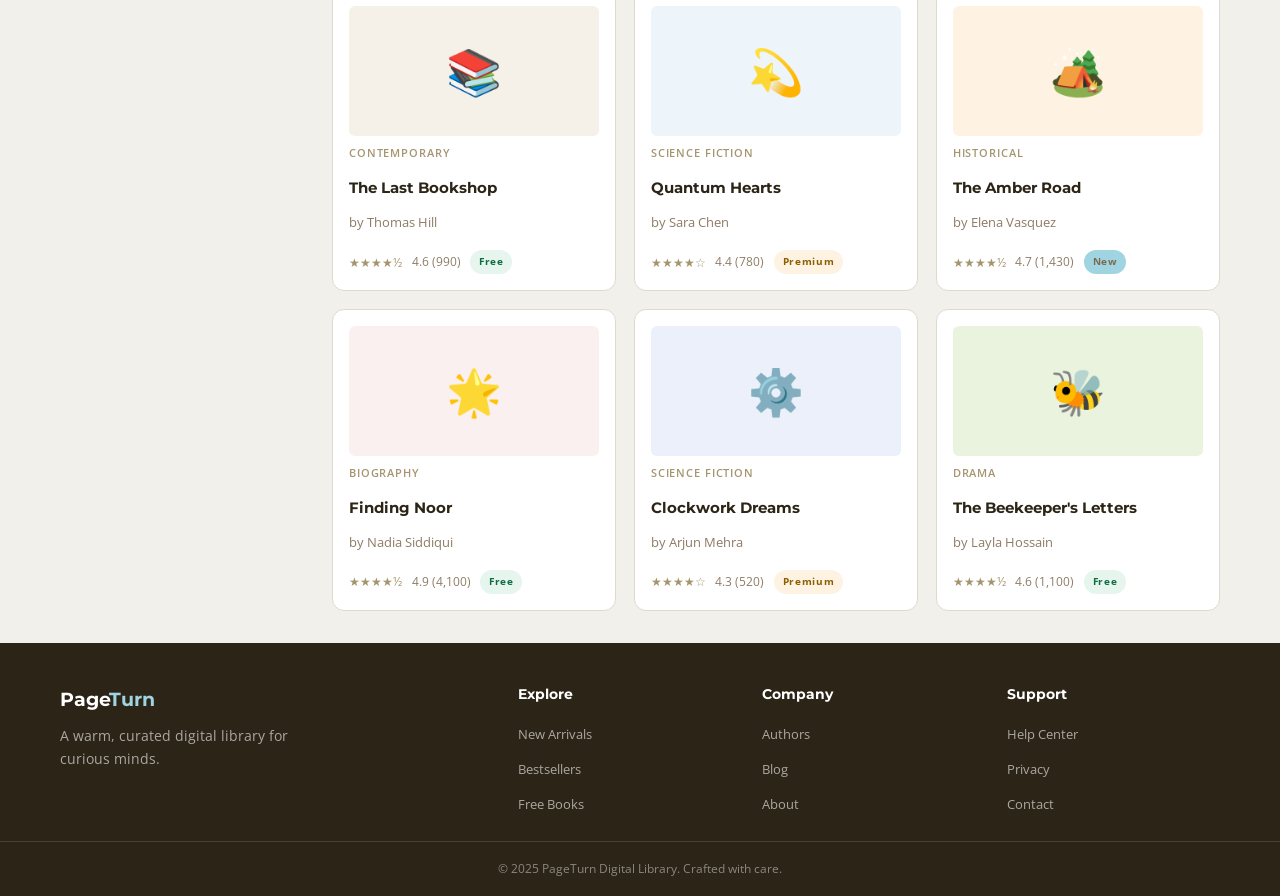
<file: browse.html>
<!DOCTYPE html>
<html lang="en">
<head>
  <meta charset="UTF-8" />
  <meta name="viewport" content="width=device-width, initial-scale=1.0" />
  <title>PageTurn — Browse Books</title>
  <link rel="preconnect" href="https://fonts.googleapis.com" />
  <link rel="preconnect" href="https://fonts.gstatic.com" crossorigin />
  <link href="https://fonts.googleapis.com/css2?family=Montserrat:wght@400;600;700&family=Open+Sans:wght@400;500;600&display=swap" rel="stylesheet" />
  <link rel="stylesheet" href="shared.css" />
  <style>
    .browse-layout {
      display: grid; grid-template-columns: 1fr; gap: 2rem;
    }
    .sidebar-filters {
      background: var(--white); border-radius: var(--radius-md);
      border: 1.5px solid var(--moonlit-dark); padding: 1.25rem;
    }
    .filter-group { margin-bottom: 1.4rem; }
    .filter-group:last-child { margin-bottom: 0; }
    .filter-label {
      font-family: 'Montserrat', sans-serif; font-weight: 700;
      font-size: 0.82rem; color: var(--text-primary);
      text-transform: uppercase; letter-spacing: 0.07em;
      margin-bottom: 0.75rem;
      padding-bottom: 0.5rem;
      border-bottom: 1px solid var(--moonlit-dark);
    }
    .checkbox-item {
      display: flex; align-items: center; gap: 0.6rem;
      padding: 0.3rem 0; cursor: pointer;
    }
    .checkbox-item input[type="checkbox"] {
      accent-color: var(--mocha); width: 15px; height: 15px; cursor: pointer;
    }
    .checkbox-item label { font-size: 0.85rem; color: var(--text-secondary); cursor: pointer; }
    .range-input { width: 100%; accent-color: var(--mocha); }
    .range-vals { display: flex; justify-content: space-between; font-size: 0.78rem; color: var(--text-muted); margin-top: 0.3rem; }
    .results-header {
      display: flex; align-items: center; justify-content: space-between;
      margin-bottom: 1rem; flex-wrap: wrap; gap: 0.5rem;
    }
    .results-count { font-size: 0.85rem; color: var(--text-muted); }
    .sort-select {
      border: 1.5px solid var(--moonlit-dark); border-radius: var(--radius-sm);
      padding: 0.4rem 0.75rem; font-family: 'Open Sans', sans-serif;
      font-size: 0.83rem; color: var(--text-secondary);
      background: var(--white); cursor: pointer; outline: none;
    }
    /* Book card vertical for grid view */
    .book-card-v {
      background: var(--white); border-radius: var(--radius-md);
      border: 1.5px solid var(--moonlit-dark); padding: 1rem;
      cursor: pointer; transition: transform var(--transition), box-shadow var(--transition);
      display: flex; flex-direction: column; gap: 0.5rem;
    }
    .book-card-v:hover { transform: translateY(-3px); box-shadow: 0 6px 20px rgba(165,149,111,0.18); }
    .book-cover-v {
      width: 100%; height: 130px; border-radius: var(--radius-sm);
      display: flex; align-items: center; justify-content: center; font-size: 2.8rem;
    }
    .apply-btn {
      width: 100%; background: var(--mocha); color: var(--white);
      border: none; border-radius: var(--radius-sm); padding: 0.7rem;
      font-family: 'Montserrat', sans-serif; font-weight: 700; font-size: 0.85rem;
      cursor: pointer; transition: background var(--transition); margin-top: 0.5rem;
    }
    .apply-btn:hover { background: var(--mocha-dark); }
    .search-bar {
      display: flex; border: 1.5px solid var(--mocha-light);
      border-radius: var(--radius-sm); overflow: hidden; background: var(--moonlit);
      margin-bottom: 1.25rem;
    }
    .search-bar input {
      flex: 1; border: none; background: transparent;
      padding: 0.65rem 1rem; font-family: 'Open Sans', sans-serif;
      font-size: 0.9rem; color: var(--text-primary); outline: none;
    }
    .search-bar input::placeholder { color: var(--text-muted); }
    .search-bar button {
      background: var(--mocha); border: none; color: var(--white);
      padding: 0 1.1rem; cursor: pointer;
      font-family: 'Montserrat', sans-serif; font-weight: 600; font-size: 0.85rem;
      transition: background var(--transition);
    }
    .search-bar button:hover { background: var(--mocha-dark); }
    @media (min-width: 768px) {
      .browse-layout { grid-template-columns: 240px 1fr; }
      .books-grid-v { grid-template-columns: repeat(2, 1fr) !important; }
    }
    @media (min-width: 1024px) {
      .books-grid-v { grid-template-columns: repeat(3, 1fr) !important; }
    }
  </style>
</head>
<body>

<header>
  <nav class="nav-container" aria-label="Main navigation">
    <a href="index.html" class="nav-logo">Page<span>Turn</span></a>
    <ul class="nav-links">
      <li><a href="browse.html" class="active">Browse</a></li>
      <li><a href="categories.html">Categories</a></li>
      <li><a href="authors.html">Authors</a></li>
      <li><a href="new-arrivals.html">New Arrivals</a></li>
      <li><a href="#" class="nav-cta">Start Reading</a></li>
    </ul>
    <button class="hamburger" id="hamburger" aria-label="Toggle menu" aria-expanded="false">
      <span></span><span></span><span></span>
    </button>
  </nav>
  <nav class="mobile-menu" id="mobile-menu">
    <a href="browse.html">Browse</a>
    <a href="categories.html">Categories</a>
    <a href="authors.html">Authors</a>
    <a href="new-arrivals.html">New Arrivals</a>
    <a href="#" class="nav-cta" style="text-align:center;padding:0.6rem;border-radius:6px;">Start Reading</a>
  </nav>
</header>

<section class="page-hero" aria-labelledby="browse-heading">
  <div class="page-hero-inner">
    <h1 id="browse-heading">Browse <em>All Books</em></h1>
    <p>50,000+ titles across every genre — filter, sort, and find your next read.</p>
  </div>
</section>

<div class="page-wrap">
  <div class="browse-layout">

    <!-- Sidebar Filters -->
    <aside aria-label="Filters">
      <div class="sidebar-filters">
        <div class="filter-group">
          <div class="filter-label">Search</div>
          <div class="search-bar">
            <input type="search" id="search-input" placeholder="Title, author…" aria-label="Search books" />
            <button onclick="filterBooks()">Go</button>
          </div>
        </div>
        <div class="filter-group">
          <div class="filter-label">Genre</div>
          <div id="genre-filters">
            <div class="checkbox-item"><input type="checkbox" id="g1" value="Fiction" checked /><label for="g1">Fiction</label></div>
            <div class="checkbox-item"><input type="checkbox" id="g2" value="Historical" checked /><label for="g2">Historical</label></div>
            <div class="checkbox-item"><input type="checkbox" id="g3" value="Science Fiction" checked /><label for="g3">Science Fiction</label></div>
            <div class="checkbox-item"><input type="checkbox" id="g4" value="Contemporary" checked /><label for="g4">Contemporary</label></div>
            <div class="checkbox-item"><input type="checkbox" id="g5" value="Mystery" checked /><label for="g5">Mystery</label></div>
            <div class="checkbox-item"><input type="checkbox" id="g6" value="Drama" checked /><label for="g6">Drama</label></div>
            <div class="checkbox-item"><input type="checkbox" id="g7" value="Self-Help" checked /><label for="g7">Self-Help</label></div>
            <div class="checkbox-item"><input type="checkbox" id="g8" value="Biography" checked /><label for="g8">Biography</label></div>
          </div>
        </div>
        <div class="filter-group">
          <div class="filter-label">Availability</div>
          <div class="checkbox-item"><input type="checkbox" id="a1" value="free" checked /><label for="a1">Free</label></div>
          <div class="checkbox-item"><input type="checkbox" id="a2" value="premium" checked /><label for="a2">Premium</label></div>
          <div class="checkbox-item"><input type="checkbox" id="a3" value="new" checked /><label for="a3">New Arrivals</label></div>
        </div>
        <div class="filter-group">
          <div class="filter-label">Min Rating</div>
          <input type="range" class="range-input" id="rating-filter" min="1" max="5" step="0.5" value="1" oninput="document.getElementById('rating-val').textContent=this.value+'★'" />
          <div class="range-vals"><span>1★</span><span id="rating-val">1★</span><span>5★</span></div>
        </div>
        <button class="apply-btn" onclick="filterBooks()">Apply Filters</button>
      </div>
    </aside>

    <!-- Results -->
    <main>
      <div class="results-header">
        <span class="results-count" id="results-count">Showing 18 books</span>
        <select class="sort-select" id="sort-select" onchange="filterBooks()">
          <option value="default">Sort: Featured</option>
          <option value="rating">Highest Rated</option>
          <option value="title">A–Z Title</option>
          <option value="newest">Newest First</option>
        </select>
      </div>
      <div class="books-grid-v" style="display:grid;gap:1.1rem;" id="books-grid"></div>
    </main>
  </div>
</div>

<footer>
  <div class="footer-top">
    <div class="footer-brand"><div class="footer-logo">Page<span>Turn</span></div><p>A warm, curated digital library for curious minds.</p></div>
    <div class="footer-col"><h4>Explore</h4><ul><li><a href="new-arrivals.html">New Arrivals</a></li><li><a href="browse.html">Bestsellers</a></li><li><a href="browse.html">Free Books</a></li></ul></div>
    <div class="footer-col"><h4>Company</h4><ul><li><a href="authors.html">Authors</a></li><li><a href="#">Blog</a></li><li><a href="#">About</a></li></ul></div>
    <div class="footer-col"><h4>Support</h4><ul><li><a href="#">Help Center</a></li><li><a href="#">Privacy</a></li><li><a href="#">Contact</a></li></ul></div>
  </div>
  <div class="footer-bottom">© 2025 PageTurn Digital Library. Crafted with care.</div>
</footer>

<script>
const allBooks = [
  { title: "The Atlas of Forgotten Skies", author: "Layla Hossain", genre: "Fiction", cover: "🌌", bg: "#EBF0FA", rating: 4.8, reviews: 2340, badge: "new", year: 2025 },
  { title: "Roots of the Silent Valley", author: "Omar Farooqi", genre: "Historical", cover: "🌿", bg: "#EAF3DE", rating: 4.6, reviews: 1820, badge: "free", year: 2024 },
  { title: "The Midnight Algorithm", author: "Sara Chen", genre: "Science Fiction", cover: "🤖", bg: "#EDF5FB", rating: 4.9, reviews: 3100, badge: "premium", year: 2025 },
  { title: "Letters from Lahore", author: "Nadia Siddiqui", genre: "Contemporary", cover: "✉️", bg: "#FEF3E2", rating: 4.7, reviews: 1560, badge: "new", year: 2025 },
  { title: "When Rivers Remember", author: "Arjun Mehra", genre: "Drama", cover: "🌊", bg: "#F0EBFB", rating: 4.5, reviews: 980, badge: "free", year: 2024 },
  { title: "The Cartographer's Secret", author: "Elena Vasquez", genre: "Mystery", cover: "🗺️", bg: "#FBF0F0", rating: 4.8, reviews: 2750, badge: "premium", year: 2024 },
  { title: "Echoes of the Indus", author: "Farhan Khan", genre: "Historical", cover: "🏺", bg: "#F5F0E8", rating: 4.4, reviews: 1200, badge: "free", year: 2023 },
  { title: "Gravity of Small Things", author: "Priya Mehta", genre: "Contemporary", cover: "🍃", bg: "#EAF3DE", rating: 4.6, reviews: 870, badge: "new", year: 2025 },
  { title: "The Neon Silence", author: "James O'Brien", genre: "Mystery", cover: "🔦", bg: "#EDF5FB", rating: 4.3, reviews: 640, badge: "free", year: 2024 },
  { title: "Seven Doors to Nowhere", author: "Amara Osei", genre: "Fiction", cover: "🚪", bg: "#FBF0F0", rating: 4.7, reviews: 1890, badge: "premium", year: 2025 },
  { title: "Habits of the Wise", author: "Dr. Kevin Park", genre: "Self-Help", cover: "🧠", bg: "#FEF3E2", rating: 4.5, reviews: 3400, badge: "free", year: 2024 },
  { title: "Daughter of the Monsoon", author: "Sana Mirza", genre: "Fiction", cover: "🌧️", bg: "#EBF0FA", rating: 4.8, reviews: 2200, badge: "new", year: 2025 },
  { title: "The Last Bookshop", author: "Thomas Hill", genre: "Contemporary", cover: "📚", bg: "#F5F0E8", rating: 4.6, reviews: 990, badge: "free", year: 2023 },
  { title: "Quantum Hearts", author: "Sara Chen", genre: "Science Fiction", cover: "💫", bg: "#EDF5FB", rating: 4.4, reviews: 780, badge: "premium", year: 2024 },
  { title: "The Amber Road", author: "Elena Vasquez", genre: "Historical", cover: "🏕️", bg: "#FEF3E2", rating: 4.7, reviews: 1430, badge: "new", year: 2025 },
  { title: "Finding Noor", author: "Nadia Siddiqui", genre: "Biography", cover: "🌟", bg: "#FBF0F0", rating: 4.9, reviews: 4100, badge: "free", year: 2024 },
  { title: "Clockwork Dreams", author: "Arjun Mehra", genre: "Science Fiction", cover: "⚙️", bg: "#EBF0FA", rating: 4.3, reviews: 520, badge: "premium", year: 2023 },
  { title: "The Beekeeper's Letters", author: "Layla Hossain", genre: "Drama", cover: "🐝", bg: "#EAF3DE", rating: 4.6, reviews: 1100, badge: "free", year: 2025 },
];

const badgeMap = { new: { cls: "badge-new", label: "New" }, free: { cls: "badge-free", label: "Free" }, premium: { cls: "badge-premium", label: "Premium" } };
function stars(r) { return "★".repeat(Math.floor(r)) + (r%1>=0.5?"½":"") + "☆".repeat(5-Math.floor(r)-(r%1>=0.5?1:0)); }

function filterBooks() {
  const q = (document.getElementById("search-input").value || "").toLowerCase();
  const minRating = parseFloat(document.getElementById("rating-filter").value);
  const checkedGenres = [...document.querySelectorAll("#genre-filters input:checked")].map(c => c.value);
  const checkedBadges = [...document.querySelectorAll("input[id^='a']:checked")].map(c => c.value);
  const sort = document.getElementById("sort-select").value;

  let filtered = allBooks.filter(b =>
    (!q || b.title.toLowerCase().includes(q) || b.author.toLowerCase().includes(q)) &&
    b.rating >= minRating &&
    checkedGenres.includes(b.genre) &&
    checkedBadges.includes(b.badge)
  );

  if (sort === "rating") filtered.sort((a,b) => b.rating - a.rating);
  else if (sort === "title") filtered.sort((a,b) => a.title.localeCompare(b.title));
  else if (sort === "newest") filtered.sort((a,b) => b.year - a.year);

  document.getElementById("results-count").textContent = `Showing ${filtered.length} book${filtered.length!==1?"s":""}`;
  const grid = document.getElementById("books-grid");
  grid.innerHTML = filtered.length ? filtered.map(b => {
    const bd = badgeMap[b.badge];
    return `<article class="book-card-v" tabindex="0">
      <div class="book-cover-v" style="background:${b.bg};">${b.cover}</div>
      <div class="book-genre">${b.genre}</div>
      <div class="book-title">${b.title}</div>
      <div class="book-author">by ${b.author}</div>
      <div class="book-meta">
        <span class="stars">${stars(b.rating)}</span>
        <span class="rating-count">${b.rating} (${b.reviews.toLocaleString()})</span>
        <span class="book-badge ${bd.cls}">${bd.label}</span>
      </div>
    </article>`;
  }).join("") : `<p style="color:var(--text-muted);padding:1.5rem 0;">No books match your filters.</p>`;
}

document.getElementById("hamburger").addEventListener("click", () => {
  const m = document.getElementById("mobile-menu");
  m.classList.toggle("open");
});

filterBooks();
</script>
</body>
</html>
</file>
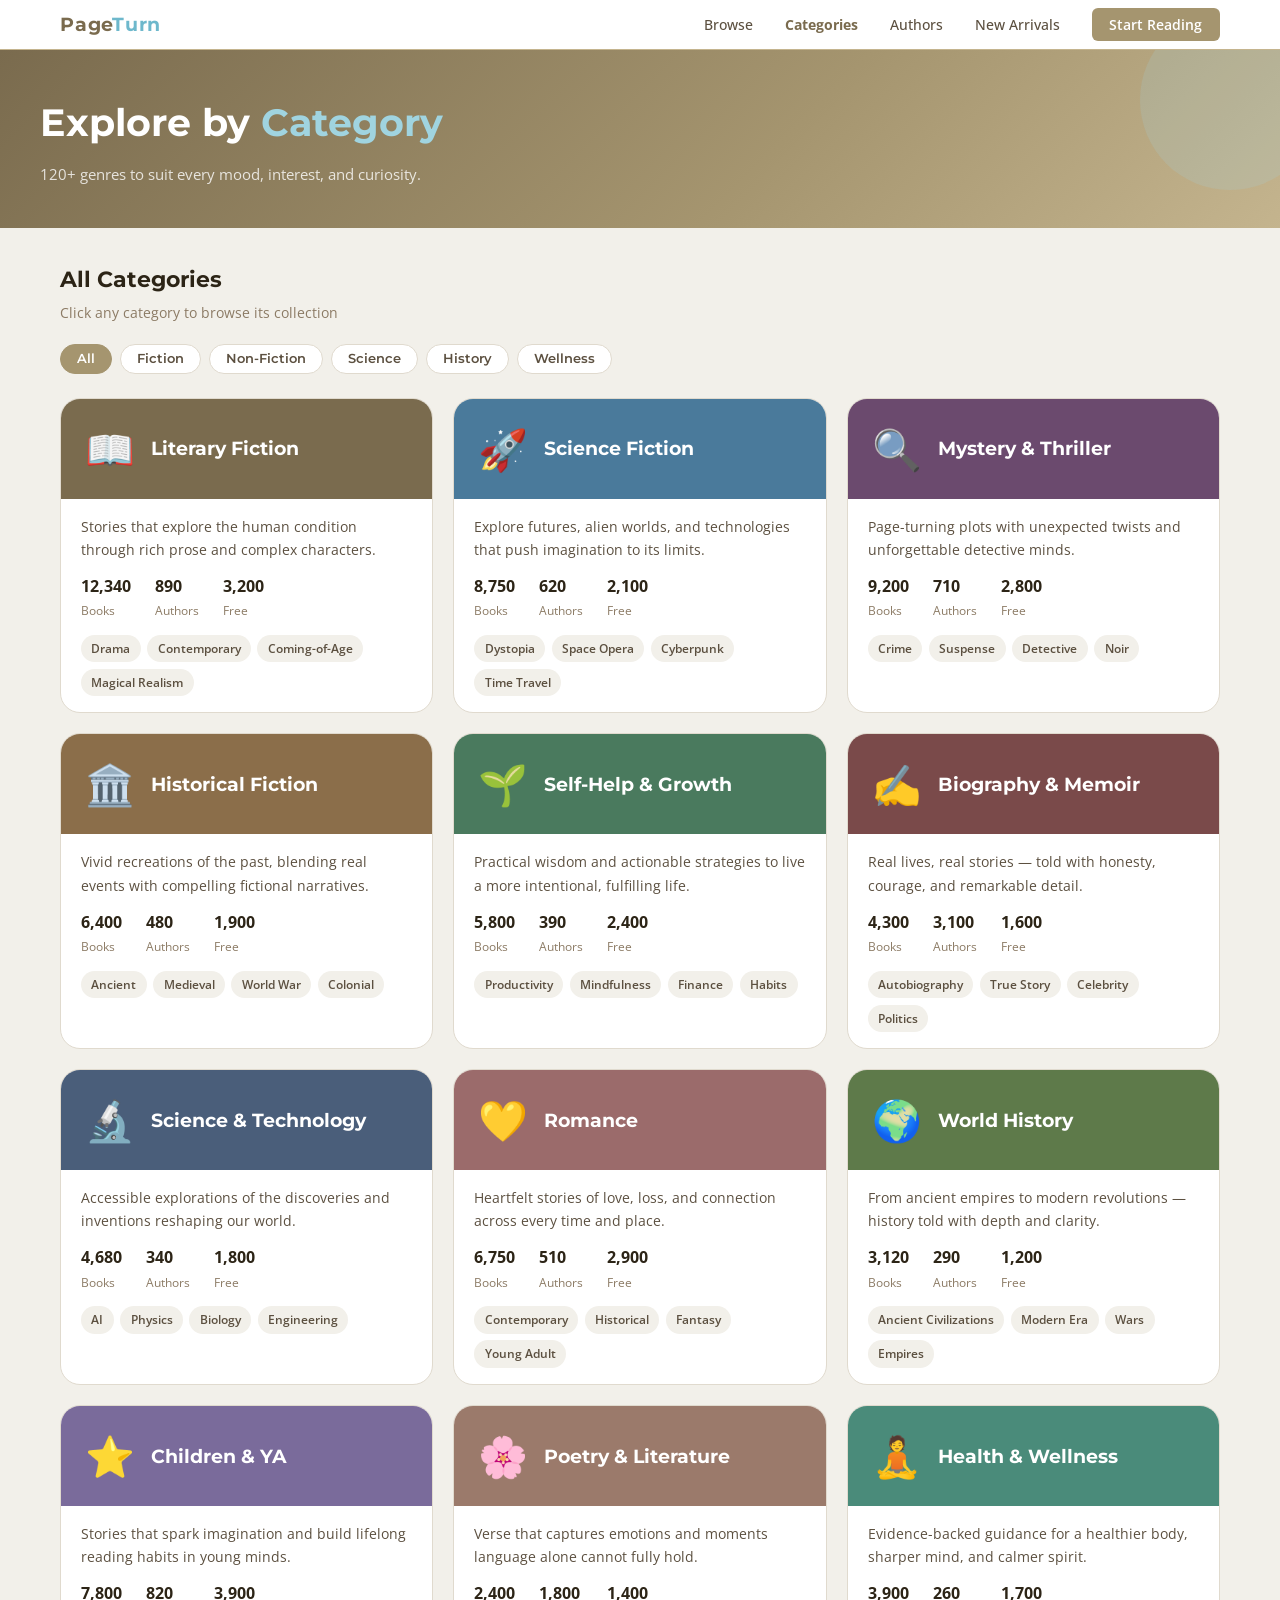
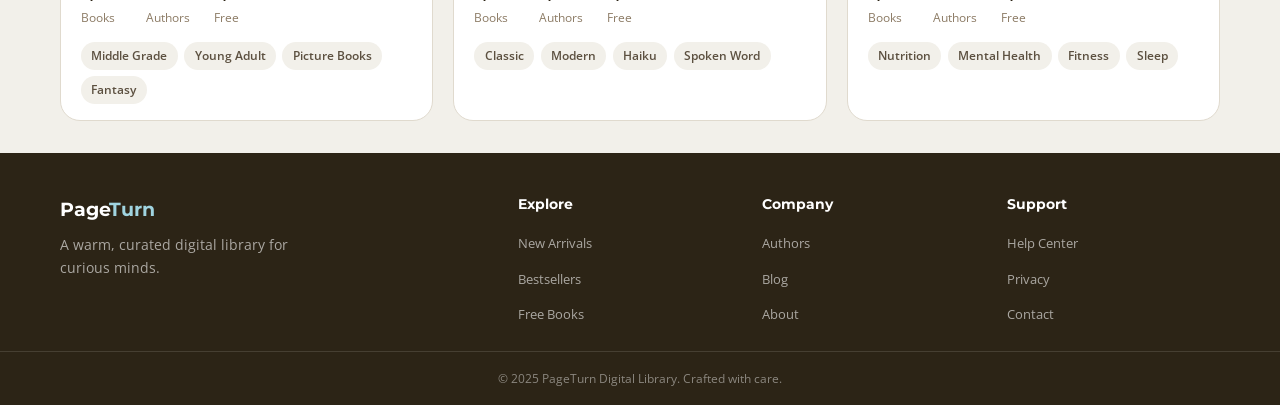
<file: categories.html>
<!DOCTYPE html>
<html lang="en">
<head>
  <meta charset="UTF-8" />
  <meta name="viewport" content="width=device-width, initial-scale=1.0" />
  <title>PageTurn — Categories</title>
  <link rel="preconnect" href="https://fonts.googleapis.com" />
  <link rel="preconnect" href="https://fonts.gstatic.com" crossorigin />
  <link href="https://fonts.googleapis.com/css2?family=Montserrat:wght@400;600;700&family=Open+Sans:wght@400;500;600&display=swap" rel="stylesheet" />
  <link rel="stylesheet" href="shared.css" />
  <style>
    .cat-big-grid {
      display: grid; grid-template-columns: 1fr; gap: 1.25rem;
    }
    .cat-big-card {
      background: var(--white); border-radius: var(--radius-lg);
      border: 1.5px solid var(--moonlit-dark);
      overflow: hidden; cursor: pointer;
      transition: transform var(--transition), box-shadow var(--transition);
    }
    .cat-big-card:hover { transform: translateY(-4px); box-shadow: 0 8px 24px rgba(165,149,111,0.2); }
    .cat-card-banner {
      height: 100px; display: flex; align-items: center;
      padding: 0 1.5rem; gap: 1rem;
    }
    .cat-emoji { font-size: 2.5rem; }
    .cat-card-title {
      font-family: 'Montserrat', sans-serif; font-weight: 700;
      font-size: 1.2rem; color: var(--white);
    }
    .cat-card-body { padding: 1rem 1.25rem; }
    .cat-card-desc { font-size: 0.85rem; color: var(--text-secondary); margin-bottom: 0.75rem; }
    .cat-stats { display: flex; gap: 1.5rem; }
    .cat-stat { font-size: 0.78rem; color: var(--text-muted); }
    .cat-stat strong { font-weight: 700; color: var(--text-primary); display: block; font-size: 1rem; }
    .cat-tag-row { display: flex; flex-wrap: wrap; gap: 0.4rem; margin-top: 0.85rem; }
    .cat-tag {
      background: var(--moonlit); border-radius: 50px;
      font-size: 0.72rem; font-weight: 600; padding: 0.25rem 0.65rem;
      color: var(--text-secondary);
    }
    @media (min-width: 768px) { .cat-big-grid { grid-template-columns: repeat(2, 1fr); } }
    @media (min-width: 1024px) { .cat-big-grid { grid-template-columns: repeat(3, 1fr); } }
  </style>
</head>
<body>

<header>
  <nav class="nav-container" aria-label="Main navigation">
    <a href="index.html" class="nav-logo">Page<span>Turn</span></a>
    <ul class="nav-links">
      <li><a href="browse.html">Browse</a></li>
      <li><a href="categories.html" class="active">Categories</a></li>
      <li><a href="authors.html">Authors</a></li>
      <li><a href="new-arrivals.html">New Arrivals</a></li>
      <li><a href="#" class="nav-cta">Start Reading</a></li>
    </ul>
    <button class="hamburger" id="hamburger" aria-label="Toggle menu" aria-expanded="false">
      <span></span><span></span><span></span>
    </button>
  </nav>
  <nav class="mobile-menu" id="mobile-menu">
    <a href="browse.html">Browse</a>
    <a href="categories.html">Categories</a>
    <a href="authors.html">Authors</a>
    <a href="new-arrivals.html">New Arrivals</a>
    <a href="#" class="nav-cta" style="text-align:center;padding:0.6rem;border-radius:6px;">Start Reading</a>
  </nav>
</header>

<section class="page-hero" aria-labelledby="cat-heading">
  <div class="page-hero-inner">
    <h1 id="cat-heading">Explore by <em>Category</em></h1>
    <p>120+ genres to suit every mood, interest, and curiosity.</p>
  </div>
</section>

<div class="page-wrap">
  <div style="margin-bottom:1.5rem;">
    <h2 class="section-title">All Categories</h2>
    <p class="section-sub">Click any category to browse its collection</p>
    <div class="filter-bar" id="alpha-filter">
      <button class="pill active" onclick="setFilter('all', this)">All</button>
      <button class="pill" onclick="setFilter('Fiction', this)">Fiction</button>
      <button class="pill" onclick="setFilter('Non-Fiction', this)">Non-Fiction</button>
      <button class="pill" onclick="setFilter('Science', this)">Science</button>
      <button class="pill" onclick="setFilter('History', this)">History</button>
      <button class="pill" onclick="setFilter('Wellness', this)">Wellness</button>
    </div>
  </div>
  <div class="cat-big-grid" id="cat-grid"></div>
</div>

<footer>
  <div class="footer-top">
    <div class="footer-brand"><div class="footer-logo">Page<span>Turn</span></div><p>A warm, curated digital library for curious minds.</p></div>
    <div class="footer-col"><h4>Explore</h4><ul><li><a href="new-arrivals.html">New Arrivals</a></li><li><a href="browse.html">Bestsellers</a></li><li><a href="browse.html">Free Books</a></li></ul></div>
    <div class="footer-col"><h4>Company</h4><ul><li><a href="authors.html">Authors</a></li><li><a href="#">Blog</a></li><li><a href="#">About</a></li></ul></div>
    <div class="footer-col"><h4>Support</h4><ul><li><a href="#">Help Center</a></li><li><a href="#">Privacy</a></li><li><a href="#">Contact</a></li></ul></div>
  </div>
  <div class="footer-bottom">© 2025 PageTurn Digital Library. Crafted with care.</div>
</footer>

<script>
const categories = [
  { name: "Literary Fiction", emoji: "📖", bg: "#7A6B4E", books: 12340, authors: 890, free: 3200, type: "Fiction", tags: ["Drama", "Contemporary", "Coming-of-Age", "Magical Realism"], desc: "Stories that explore the human condition through rich prose and complex characters." },
  { name: "Science Fiction", emoji: "🚀", bg: "#4A7A9B", books: 8750, authors: 620, free: 2100, type: "Science", tags: ["Dystopia", "Space Opera", "Cyberpunk", "Time Travel"], desc: "Explore futures, alien worlds, and technologies that push imagination to its limits." },
  { name: "Mystery & Thriller", emoji: "🔍", bg: "#6B4A6E", books: 9200, authors: 710, free: 2800, type: "Fiction", tags: ["Crime", "Suspense", "Detective", "Noir"], desc: "Page-turning plots with unexpected twists and unforgettable detective minds." },
  { name: "Historical Fiction", emoji: "🏛️", bg: "#8B6E4A", books: 6400, authors: 480, free: 1900, type: "History", tags: ["Ancient", "Medieval", "World War", "Colonial"], desc: "Vivid recreations of the past, blending real events with compelling fictional narratives." },
  { name: "Self-Help & Growth", emoji: "🌱", bg: "#4A7A5E", books: 5800, authors: 390, free: 2400, type: "Wellness", tags: ["Productivity", "Mindfulness", "Finance", "Habits"], desc: "Practical wisdom and actionable strategies to live a more intentional, fulfilling life." },
  { name: "Biography & Memoir", emoji: "✍️", bg: "#7A4A4A", books: 4300, authors: 3100, free: 1600, type: "Non-Fiction", tags: ["Autobiography", "True Story", "Celebrity", "Politics"], desc: "Real lives, real stories — told with honesty, courage, and remarkable detail." },
  { name: "Science & Technology", emoji: "🔬", bg: "#4A5E7A", books: 4680, authors: 340, free: 1800, type: "Science", tags: ["AI", "Physics", "Biology", "Engineering"], desc: "Accessible explorations of the discoveries and inventions reshaping our world." },
  { name: "Romance", emoji: "💛", bg: "#9B6B6B", books: 6750, authors: 510, free: 2900, type: "Fiction", tags: ["Contemporary", "Historical", "Fantasy", "Young Adult"], desc: "Heartfelt stories of love, loss, and connection across every time and place." },
  { name: "World History", emoji: "🌍", bg: "#5E7A4A", books: 3120, authors: 290, free: 1200, type: "History", tags: ["Ancient Civilizations", "Modern Era", "Wars", "Empires"], desc: "From ancient empires to modern revolutions — history told with depth and clarity." },
  { name: "Children & YA", emoji: "⭐", bg: "#7A6B9B", books: 7800, authors: 820, free: 3900, type: "Fiction", tags: ["Middle Grade", "Young Adult", "Picture Books", "Fantasy"], desc: "Stories that spark imagination and build lifelong reading habits in young minds." },
  { name: "Poetry & Literature", emoji: "🌸", bg: "#9B7A6B", books: 2400, authors: 1800, free: 1400, type: "Non-Fiction", tags: ["Classic", "Modern", "Haiku", "Spoken Word"], desc: "Verse that captures emotions and moments language alone cannot fully hold." },
  { name: "Health & Wellness", emoji: "🧘", bg: "#4A8B7A", books: 3900, authors: 260, free: 1700, type: "Wellness", tags: ["Nutrition", "Mental Health", "Fitness", "Sleep"], desc: "Evidence-backed guidance for a healthier body, sharper mind, and calmer spirit." },
];

let currentFilter = "all";
function setFilter(f, el) {
  currentFilter = f;
  document.querySelectorAll("#alpha-filter .pill").forEach(p => p.classList.remove("active"));
  el.classList.add("active");
  renderCats();
}

function renderCats() {
  const data = currentFilter === "all" ? categories : categories.filter(c => c.type === currentFilter);
  document.getElementById("cat-grid").innerHTML = data.map(c => `
    <article class="cat-big-card" tabindex="0" aria-label="${c.name}">
      <div class="cat-card-banner" style="background:${c.bg};">
        <span class="cat-emoji">${c.emoji}</span>
        <span class="cat-card-title">${c.name}</span>
      </div>
      <div class="cat-card-body">
        <p class="cat-card-desc">${c.desc}</p>
        <div class="cat-stats">
          <div class="cat-stat"><strong>${c.books.toLocaleString()}</strong>Books</div>
          <div class="cat-stat"><strong>${c.authors.toLocaleString()}</strong>Authors</div>
          <div class="cat-stat"><strong>${c.free.toLocaleString()}</strong>Free</div>
        </div>
        <div class="cat-tag-row">${c.tags.map(t => `<span class="cat-tag">${t}</span>`).join("")}</div>
      </div>
    </article>`).join("");
}

document.getElementById("hamburger").addEventListener("click", () => {
  document.getElementById("mobile-menu").classList.toggle("open");
});
renderCats();
</script>
</body>
</html>
</file>
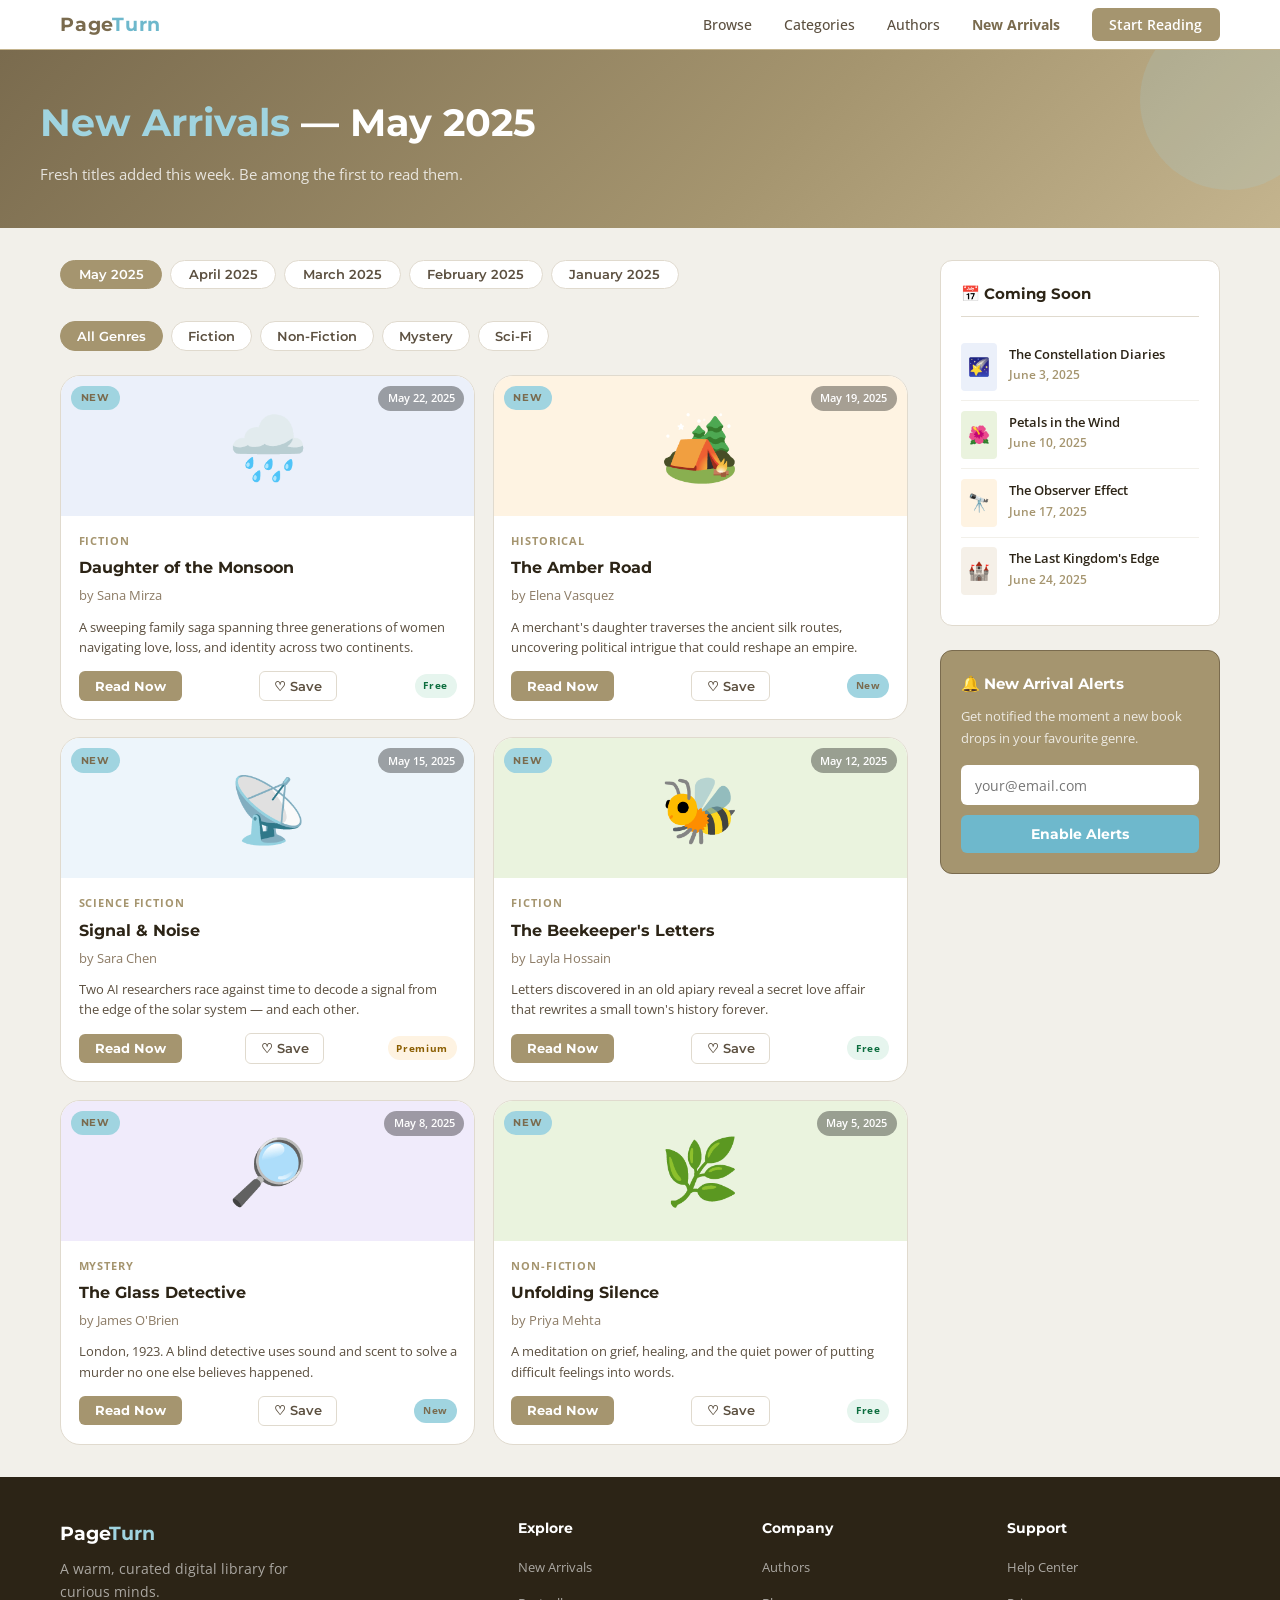
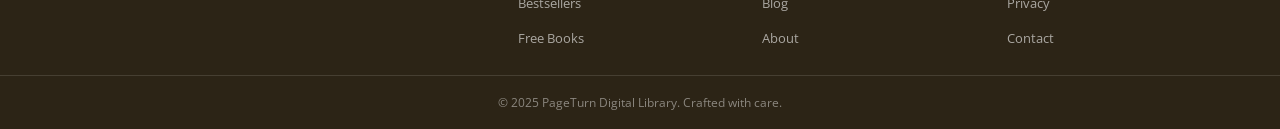
<file: new-arrivals.html>
<!DOCTYPE html>
<html lang="en">
<head>
  <meta charset="UTF-8" />
  <meta name="viewport" content="width=device-width, initial-scale=1.0" />
  <title>PageTurn — New Arrivals</title>
  <link rel="preconnect" href="https://fonts.googleapis.com" />
  <link rel="preconnect" href="https://fonts.gstatic.com" crossorigin />
  <link href="https://fonts.googleapis.com/css2?family=Montserrat:wght@400;600;700&family=Open+Sans:wght@400;500;600&display=swap" rel="stylesheet" />
  <link rel="stylesheet" href="shared.css" />
  <style>
    .arrivals-layout { display: grid; grid-template-columns: 1fr; gap: 2rem; }
    .new-book-card {
      background: var(--white); border-radius: var(--radius-lg);
      border: 1.5px solid var(--moonlit-dark); overflow: hidden;
      cursor: pointer; transition: transform var(--transition), box-shadow var(--transition);
    }
    .new-book-card:hover { transform: translateY(-4px); box-shadow: 0 8px 24px rgba(165,149,111,0.2); }
    .new-book-banner {
      height: 140px; display: flex; align-items: center;
      justify-content: center; font-size: 4rem; position: relative;
    }
    .new-label {
      position: absolute; top: 10px; left: 10px;
      background: var(--ethereal); color: var(--mocha-dark);
      font-family: 'Montserrat', sans-serif; font-size: 0.65rem; font-weight: 700;
      padding: 0.2rem 0.6rem; border-radius: 50px; letter-spacing: 0.08em;
    }
    .date-label {
      position: absolute; top: 10px; right: 10px;
      background: rgba(0,0,0,0.35); color: var(--white);
      font-size: 0.68rem; font-weight: 600; padding: 0.2rem 0.6rem;
      border-radius: 50px;
    }
    .new-book-body { padding: 1rem 1.1rem 1.1rem; }
    .new-book-genre { font-size: 0.68rem; font-weight: 700; text-transform: uppercase; letter-spacing: 0.08em; color: var(--mocha); margin-bottom: 0.3rem; }
    .new-book-title { font-family: 'Montserrat', sans-serif; font-weight: 700; font-size: 0.98rem; color: var(--text-primary); margin-bottom: 0.2rem; }
    .new-book-author { font-size: 0.8rem; color: var(--text-muted); margin-bottom: 0.6rem; }
    .new-book-desc { font-size: 0.82rem; color: var(--text-secondary); line-height: 1.55; margin-bottom: 0.85rem; }
    .new-book-footer { display: flex; align-items: center; justify-content: space-between; flex-wrap: wrap; gap: 0.5rem; }
    .read-btn {
      background: var(--mocha); color: var(--white);
      border: none; border-radius: var(--radius-sm);
      padding: 0.45rem 1rem; font-family: 'Montserrat', sans-serif;
      font-weight: 700; font-size: 0.8rem; cursor: pointer;
      transition: background var(--transition);
    }
    .read-btn:hover { background: var(--mocha-dark); }
    .wishlist-btn {
      background: none; border: 1.5px solid var(--moonlit-dark);
      border-radius: var(--radius-sm); padding: 0.42rem 0.9rem;
      font-family: 'Montserrat', sans-serif; font-size: 0.8rem; font-weight: 600;
      color: var(--text-secondary); cursor: pointer; transition: all var(--transition);
    }
    .wishlist-btn:hover, .wishlist-btn.saved { border-color: var(--mocha); color: var(--mocha); }
    /* Timeline strip */
    .timeline-strip { display: flex; gap: 0.5rem; overflow-x: auto; padding-bottom: 0.5rem; margin-bottom: 1.5rem; scrollbar-width: none; }
    .timeline-strip::-webkit-scrollbar { display: none; }
    .month-tab {
      background: var(--white); border: 1.5px solid var(--moonlit-dark);
      border-radius: 50px; padding: 0.4rem 1.1rem; white-space: nowrap;
      font-family: 'Montserrat', sans-serif; font-size: 0.8rem; font-weight: 600;
      color: var(--text-secondary); cursor: pointer; transition: all var(--transition);
    }
    .month-tab:hover, .month-tab.active { background: var(--mocha); border-color: var(--mocha); color: var(--white); }
    /* Panel */
    .side-panel { display: flex; flex-direction: column; gap: 1.5rem; }
    .panel-card { background: var(--white); border-radius: var(--radius-md); border: 1.5px solid var(--moonlit-dark); padding: 1.25rem; }
    .panel-title { font-family: 'Montserrat', sans-serif; font-weight: 700; font-size: 0.95rem; color: var(--text-primary); margin-bottom: 1rem; padding-bottom: 0.6rem; border-bottom: 1.5px solid var(--moonlit-dark); }
    .coming-item { display: flex; gap: 0.75rem; padding: 0.6rem 0; border-bottom: 0.5px solid var(--moonlit); }
    .coming-item:last-child { border-bottom: none; }
    .coming-cover { width: 36px; height: 48px; border-radius: 4px; display: flex; align-items: center; justify-content: center; font-size: 1.1rem; flex-shrink: 0; }
    .coming-info { flex: 1; min-width: 0; }
    .coming-title { font-size: 0.83rem; font-weight: 600; color: var(--text-primary); }
    .coming-date { font-size: 0.73rem; color: var(--mocha); font-weight: 600; }
    @media (min-width: 768px) { .arrivals-grid { grid-template-columns: repeat(2, 1fr) !important; } }
    @media (min-width: 1024px) {
      .arrivals-layout { grid-template-columns: 1fr 280px; }
      .arrivals-grid { grid-template-columns: repeat(2, 1fr) !important; }
    }
  </style>
</head>
<body>

<header>
  <nav class="nav-container" aria-label="Main navigation">
    <a href="index.html" class="nav-logo">Page<span>Turn</span></a>
    <ul class="nav-links">
      <li><a href="browse.html">Browse</a></li>
      <li><a href="categories.html">Categories</a></li>
      <li><a href="authors.html">Authors</a></li>
      <li><a href="new-arrivals.html" class="active">New Arrivals</a></li>
      <li><a href="#" class="nav-cta">Start Reading</a></li>
    </ul>
    <button class="hamburger" id="hamburger" aria-label="Toggle menu">
      <span></span><span></span><span></span>
    </button>
  </nav>
  <nav class="mobile-menu" id="mobile-menu">
    <a href="browse.html">Browse</a>
    <a href="categories.html">Categories</a>
    <a href="authors.html">Authors</a>
    <a href="new-arrivals.html">New Arrivals</a>
    <a href="#" class="nav-cta" style="text-align:center;padding:0.6rem;border-radius:6px;">Start Reading</a>
  </nav>
</header>

<section class="page-hero" aria-labelledby="arrivals-heading">
  <div class="page-hero-inner">
    <h1 id="arrivals-heading"><em>New Arrivals</em> — May 2025</h1>
    <p>Fresh titles added this week. Be among the first to read them.</p>
  </div>
</section>

<div class="page-wrap">
  <div class="arrivals-layout">
    <main>
      <!-- Month tabs -->
      <div class="timeline-strip" role="tablist" aria-label="Filter by month">
        <button class="month-tab active" onclick="setMonth('May 2025', this)">May 2025</button>
        <button class="month-tab" onclick="setMonth('April 2025', this)">April 2025</button>
        <button class="month-tab" onclick="setMonth('March 2025', this)">March 2025</button>
        <button class="month-tab" onclick="setMonth('February 2025', this)">February 2025</button>
        <button class="month-tab" onclick="setMonth('January 2025', this)">January 2025</button>
      </div>
      <!-- Genre filter -->
      <div class="filter-bar">
        <button class="pill active" onclick="setGenre('all', this)">All Genres</button>
        <button class="pill" onclick="setGenre('Fiction', this)">Fiction</button>
        <button class="pill" onclick="setGenre('Non-Fiction', this)">Non-Fiction</button>
        <button class="pill" onclick="setGenre('Mystery', this)">Mystery</button>
        <button class="pill" onclick="setGenre('Science Fiction', this)">Sci-Fi</button>
      </div>
      <div style="display:grid;gap:1.1rem;" class="arrivals-grid" id="arrivals-grid"></div>
    </main>

    <aside class="side-panel" aria-label="Coming soon and newsletter">
      <div class="panel-card">
        <h3 class="panel-title">📅 Coming Soon</h3>
        <div class="coming-item"><div class="coming-cover" style="background:#EBF0FA;">🌠</div><div class="coming-info"><div class="coming-title">The Constellation Diaries</div><div class="coming-date">June 3, 2025</div></div></div>
        <div class="coming-item"><div class="coming-cover" style="background:#EAF3DE;">🌺</div><div class="coming-info"><div class="coming-title">Petals in the Wind</div><div class="coming-date">June 10, 2025</div></div></div>
        <div class="coming-item"><div class="coming-cover" style="background:#FEF3E2;">🔭</div><div class="coming-info"><div class="coming-title">The Observer Effect</div><div class="coming-date">June 17, 2025</div></div></div>
        <div class="coming-item"><div class="coming-cover" style="background:#F5F0E8;">🏰</div><div class="coming-info"><div class="coming-title">The Last Kingdom's Edge</div><div class="coming-date">June 24, 2025</div></div></div>
      </div>
      <div class="panel-card" style="background:var(--mocha);border-color:var(--mocha-dark);">
        <h3 style="font-family:'Montserrat',sans-serif;font-weight:700;font-size:0.95rem;color:var(--white);margin-bottom:0.5rem;">🔔 New Arrival Alerts</h3>
        <p style="font-size:0.82rem;color:rgba(255,255,255,0.8);margin-bottom:1rem;">Get notified the moment a new book drops in your favourite genre.</p>
        <input type="email" id="alert-email" placeholder="your@email.com" style="width:100%;border:none;border-radius:6px;padding:0.65rem 0.9rem;font-family:'Open Sans',sans-serif;font-size:0.85rem;color:var(--text-primary);background:var(--white);outline:none;margin-bottom:0.6rem;" />
        <button onclick="subscribeAlerts()" style="width:100%;background:var(--ethereal-dark);color:var(--white);border:none;border-radius:6px;padding:0.7rem;font-family:'Montserrat',sans-serif;font-weight:700;font-size:0.85rem;cursor:pointer;">Enable Alerts</button>
        <p id="alert-msg" style="font-size:0.8rem;color:var(--ethereal);margin-top:0.5rem;display:none;text-align:center;">✓ You're all set!</p>
      </div>
    </aside>
  </div>
</div>

<footer>
  <div class="footer-top">
    <div class="footer-brand"><div class="footer-logo">Page<span>Turn</span></div><p>A warm, curated digital library for curious minds.</p></div>
    <div class="footer-col"><h4>Explore</h4><ul><li><a href="new-arrivals.html">New Arrivals</a></li><li><a href="browse.html">Bestsellers</a></li><li><a href="browse.html">Free Books</a></li></ul></div>
    <div class="footer-col"><h4>Company</h4><ul><li><a href="authors.html">Authors</a></li><li><a href="#">Blog</a></li><li><a href="#">About</a></li></ul></div>
    <div class="footer-col"><h4>Support</h4><ul><li><a href="#">Help Center</a></li><li><a href="#">Privacy</a></li><li><a href="#">Contact</a></li></ul></div>
  </div>
  <div class="footer-bottom">© 2025 PageTurn Digital Library. Crafted with care.</div>
</footer>

<script>
const newBooks = [
  { title:"Daughter of the Monsoon", author:"Sana Mirza", genre:"Fiction", cover:"🌧️", bg:"#EBF0FA", desc:"A sweeping family saga spanning three generations of women navigating love, loss, and identity across two continents.", date:"May 22, 2025", badge:"Free", badgeCls:"badge-free" },
  { title:"The Amber Road", author:"Elena Vasquez", genre:"Historical", cover:"🏕️", bg:"#FEF3E2", desc:"A merchant's daughter traverses the ancient silk routes, uncovering political intrigue that could reshape an empire.", date:"May 19, 2025", badge:"New", badgeCls:"badge-new" },
  { title:"Signal & Noise", author:"Sara Chen", genre:"Science Fiction", cover:"📡", bg:"#EDF5FB", desc:"Two AI researchers race against time to decode a signal from the edge of the solar system — and each other.", date:"May 15, 2025", badge:"Premium", badgeCls:"badge-premium" },
  { title:"The Beekeeper's Letters", author:"Layla Hossain", genre:"Fiction", cover:"🐝", bg:"#EAF3DE", desc:"Letters discovered in an old apiary reveal a secret love affair that rewrites a small town's history forever.", date:"May 12, 2025", badge:"Free", badgeCls:"badge-free" },
  { title:"The Glass Detective", author:"James O'Brien", genre:"Mystery", cover:"🔎", bg:"#F0EBFB", desc:"London, 1923. A blind detective uses sound and scent to solve a murder no one else believes happened.", date:"May 8, 2025", badge:"New", badgeCls:"badge-new" },
  { title:"Unfolding Silence", author:"Priya Mehta", genre:"Non-Fiction", cover:"🌿", bg:"#EAF3DE", desc:"A meditation on grief, healing, and the quiet power of putting difficult feelings into words.", date:"May 5, 2025", badge:"Free", badgeCls:"badge-free" },
];

const wishlistState = {};
let currentMonth = "May 2025";
let currentGenre = "all";

function setMonth(m, el) {
  currentMonth = m;
  document.querySelectorAll(".timeline-strip .month-tab").forEach(t => t.classList.remove("active"));
  el.classList.add("active");
  renderArrivals();
}
function setGenre(g, el) {
  currentGenre = g;
  document.querySelectorAll(".filter-bar .pill").forEach(p => p.classList.remove("active"));
  el.classList.add("active");
  renderArrivals();
}
function toggleWishlist(title) {
  wishlistState[title] = !wishlistState[title];
  renderArrivals();
}
function renderArrivals() {
  let data = currentGenre === "all" ? newBooks : newBooks.filter(b => b.genre === currentGenre);
  if (currentMonth !== "May 2025") {
    document.getElementById("arrivals-grid").innerHTML = `<p style="color:var(--text-muted);font-size:0.9rem;padding:1.5rem 0;grid-column:1/-1;">No books listed for ${currentMonth} yet. Check back soon!</p>`;
    return;
  }
  document.getElementById("arrivals-grid").innerHTML = data.map(b => `
    <article class="new-book-card" tabindex="0" aria-label="${b.title}">
      <div class="new-book-banner" style="background:${b.bg};">
        ${b.cover}
        <span class="new-label">NEW</span>
        <span class="date-label">${b.date}</span>
      </div>
      <div class="new-book-body">
        <div class="new-book-genre">${b.genre}</div>
        <div class="new-book-title">${b.title}</div>
        <div class="new-book-author">by ${b.author}</div>
        <div class="new-book-desc">${b.desc}</div>
        <div class="new-book-footer">
          <button class="read-btn">Read Now</button>
          <button class="wishlist-btn ${wishlistState[b.title]?'saved':''}" onclick="event.stopPropagation(); toggleWishlist('${b.title}')">
            ${wishlistState[b.title]?'♥ Saved':'♡ Save'}
          </button>
          <span class="book-badge ${b.badgeCls}">${b.badge}</span>
        </div>
      </div>
    </article>`).join("");
}

function subscribeAlerts() {
  const e = document.getElementById("alert-email").value.trim();
  if (!e || !e.includes("@")) { document.getElementById("alert-email").style.outline = "2px solid #D85A30"; return; }
  document.getElementById("alert-email").style.outline = "";
  document.getElementById("alert-email").value = "";
  const m = document.getElementById("alert-msg");
  m.style.display = "block";
  setTimeout(() => m.style.display = "none", 3500);
}

document.getElementById("hamburger").addEventListener("click", () => {
  document.getElementById("mobile-menu").classList.toggle("open");
});
renderArrivals();
</script>
</body>
</html>
</file>
<file: shared.css>
/* ══ PageTurn — Shared Styles ══ */
:root {
  --mocha: #A5956F;
  --mocha-light: #C4B48E;
  --mocha-dark: #7A6B4E;
  --ethereal: #A0D4E0;
  --ethereal-dark: #6EB8CC;
  --moonlit: #F2F0EA;
  --moonlit-dark: #E0DACE;
  --text-primary: #2C2416;
  --text-secondary: #5C5040;
  --text-muted: #8C7B65;
  --white: #FFFFFF;
  --nav-h: 50px;
  --radius-sm: 6px;
  --radius-md: 12px;
  --radius-lg: 20px;
  --transition: 0.25s ease;
}

*, *::before, *::after { box-sizing: border-box; margin: 0; padding: 0; }
html { scroll-behavior: smooth; }
body {
  font-family: 'Open Sans', sans-serif;
  font-size: 16px;
  line-height: 1.7;
  color: var(--text-primary);
  background: var(--moonlit);
}
img { max-width: 100%; display: block; }
a { text-decoration: none; color: inherit; }
ul { list-style: none; }

/* ── NAV ── */
header {
  position: sticky; top: 0; z-index: 100;
  background: var(--white);
  border-bottom: 1.5px solid var(--mocha-light);
  height: var(--nav-h);
}
.nav-container {
  display: flex; align-items: center; justify-content: space-between;
  max-width: 1200px; margin: 0 auto;
  padding: 0 1.25rem; height: 100%;
}
.nav-logo {
  font-family: 'Montserrat', sans-serif;
  font-weight: 700; font-size: 1.2rem;
  color: var(--mocha-dark); letter-spacing: 0.04em;
}
.nav-logo span { color: var(--ethereal-dark); }
.nav-links { display: none; gap: 2rem; align-items: center; }
.nav-links a {
  font-size: 0.88rem; font-weight: 500;
  color: var(--text-secondary); transition: color var(--transition);
}
.nav-links a:hover, .nav-links a.active { color: var(--mocha-dark); font-weight: 700; }
.nav-cta {
  background: var(--mocha); color: var(--white) !important;
  padding: 0.45rem 1.1rem; border-radius: var(--radius-sm);
  font-weight: 600 !important; font-size: 0.85rem !important;
  transition: background var(--transition);
}
.nav-cta:hover { background: var(--mocha-dark) !important; }
.hamburger {
  display: flex; flex-direction: column; gap: 5px;
  cursor: pointer; background: none; border: none; padding: 4px;
}
.hamburger span {
  display: block; width: 22px; height: 2px;
  background: var(--mocha-dark); border-radius: 2px;
  transition: all var(--transition);
}
.mobile-menu {
  display: none; flex-direction: column;
  background: var(--white); border-bottom: 1.5px solid var(--mocha-light);
  padding: 1rem 1.25rem; gap: 0.85rem;
}
.mobile-menu.open { display: flex; }
.mobile-menu a {
  font-size: 0.92rem; font-weight: 500;
  color: var(--text-secondary); padding: 0.35rem 0;
  border-bottom: 0.5px solid var(--moonlit-dark);
}
.mobile-menu a:last-child { border-bottom: none; }

/* ── PAGE HERO (smaller) ── */
.page-hero {
  background: linear-gradient(135deg, var(--mocha-dark) 0%, var(--mocha) 60%, var(--mocha-light) 100%);
  padding: 2.5rem 1.25rem;
  position: relative; overflow: hidden;
}
.page-hero::before {
  content: ''; position: absolute;
  top: -40px; right: -40px;
  width: 180px; height: 180px;
  background: var(--ethereal); opacity: 0.18; border-radius: 50%;
}
.page-hero-inner { max-width: 1200px; margin: 0 auto; position: relative; z-index: 1; }
.page-hero h1 {
  font-family: 'Montserrat', sans-serif;
  font-size: clamp(1.6rem, 4vw, 2.4rem);
  font-weight: 700; color: var(--white); margin-bottom: 0.4rem;
}
.page-hero p { color: rgba(255,255,255,0.8); font-size: 0.95rem; }
.page-hero em { color: var(--ethereal); font-style: normal; }

/* ── WRAPPER ── */
.page-wrap { max-width: 1200px; margin: 0 auto; padding: 2rem 1.25rem; }

/* ── SECTION TITLE ── */
.section-title {
  font-family: 'Montserrat', sans-serif;
  font-size: clamp(1.1rem, 3vw, 1.4rem);
  font-weight: 700; color: var(--text-primary);
  margin-bottom: 0.2rem;
}
.section-sub { font-size: 0.85rem; color: var(--text-muted); margin-bottom: 1.25rem; }

/* ── CARDS ── */
.book-card {
  background: var(--white); border-radius: var(--radius-md);
  border: 1.5px solid var(--moonlit-dark);
  display: flex; gap: 1rem; padding: 1rem;
  cursor: pointer; transition: transform var(--transition), box-shadow var(--transition);
}
.book-card:hover {
  transform: translateY(-3px);
  box-shadow: 0 6px 20px rgba(165,149,111,0.18);
}
.book-cover {
  width: 68px; height: 92px; border-radius: var(--radius-sm);
  flex-shrink: 0; display: flex; align-items: center;
  justify-content: center; font-size: 1.6rem;
}
.book-info { flex: 1; min-width: 0; }
.book-genre {
  font-size: 0.68rem; font-weight: 600;
  letter-spacing: 0.08em; text-transform: uppercase;
  color: var(--mocha); margin-bottom: 0.3rem;
}
.book-title {
  font-family: 'Montserrat', sans-serif; font-weight: 700;
  font-size: 0.95rem; color: var(--text-primary);
  margin-bottom: 0.2rem;
  white-space: nowrap; overflow: hidden; text-overflow: ellipsis;
}
.book-author { font-size: 0.8rem; color: var(--text-muted); margin-bottom: 0.5rem; }
.book-meta { display: flex; align-items: center; gap: 0.6rem; flex-wrap: wrap; }
.stars { color: var(--mocha); font-size: 0.78rem; }
.rating-count { font-size: 0.75rem; color: var(--text-muted); }
.book-badge {
  font-size: 0.65rem; font-weight: 700;
  padding: 0.2rem 0.55rem; border-radius: 50px; letter-spacing: 0.06em;
}
.badge-free { background: #E6F5EE; color: #0D6E3F; }
.badge-new { background: var(--ethereal); color: var(--mocha-dark); }
.badge-premium { background: #FEF3E2; color: #8B5E00; }

/* ── PILL FILTER BUTTONS ── */
.filter-bar { display: flex; gap: 0.5rem; flex-wrap: wrap; margin-bottom: 1.5rem; }
.pill {
  background: var(--white); border: 1.5px solid var(--moonlit-dark);
  border-radius: 50px; padding: 0.4rem 1rem;
  font-family: 'Montserrat', sans-serif; font-size: 0.8rem; font-weight: 600;
  color: var(--text-secondary); cursor: pointer; transition: all var(--transition);
}
.pill:hover, .pill.active {
  background: var(--mocha); border-color: var(--mocha); color: var(--white);
}

/* ── FOOTER ── */
footer { background: var(--text-primary); color: rgba(255,255,255,0.75); }
.footer-top {
  max-width: 1200px; margin: 0 auto;
  padding: 2.5rem 1.25rem 1.5rem;
  display: grid; grid-template-columns: 1fr; gap: 2rem;
}
.footer-brand p { font-size: 0.85rem; color: rgba(255,255,255,0.6); margin-top: 0.5rem; max-width: 260px; }
.footer-logo { font-family: 'Montserrat', sans-serif; font-weight: 700; font-size: 1.2rem; color: var(--white); }
.footer-logo span { color: var(--ethereal); }
.footer-col h4 {
  font-family: 'Montserrat', sans-serif; font-weight: 700;
  font-size: 0.85rem; color: var(--white); margin-bottom: 0.85rem;
}
.footer-col ul { display: flex; flex-direction: column; gap: 0.5rem; }
.footer-col ul li a { font-size: 0.83rem; color: rgba(255,255,255,0.6); transition: color var(--transition); }
.footer-col ul li a:hover { color: var(--ethereal); }
.footer-bottom {
  border-top: 0.5px solid rgba(255,255,255,0.12);
  padding: 1rem 1.25rem; text-align: center;
  font-size: 0.78rem; color: rgba(255,255,255,0.45);
}

/* ── SHARED GRID ── */
.books-grid { display: grid; grid-template-columns: 1fr; gap: 1.1rem; }

/* ── ANIMATIONS ── */
@keyframes fadeUp {
  from { opacity: 0; transform: translateY(16px); }
  to { opacity: 1; transform: translateY(0); }
}
.fade-up { animation: fadeUp 0.5s ease forwards; opacity: 0; }

/* ── RESPONSIVE ── */
@media (min-width: 768px) {
  .hamburger { display: none; }
  .nav-links { display: flex; }
  .books-grid { grid-template-columns: repeat(2, 1fr); }
  .footer-top { grid-template-columns: 2fr 1fr 1fr; }
}
@media (min-width: 1024px) {
  .books-grid { grid-template-columns: repeat(3, 1fr); }
  .footer-top { grid-template-columns: 2fr 1fr 1fr 1fr; }
}
</file>
